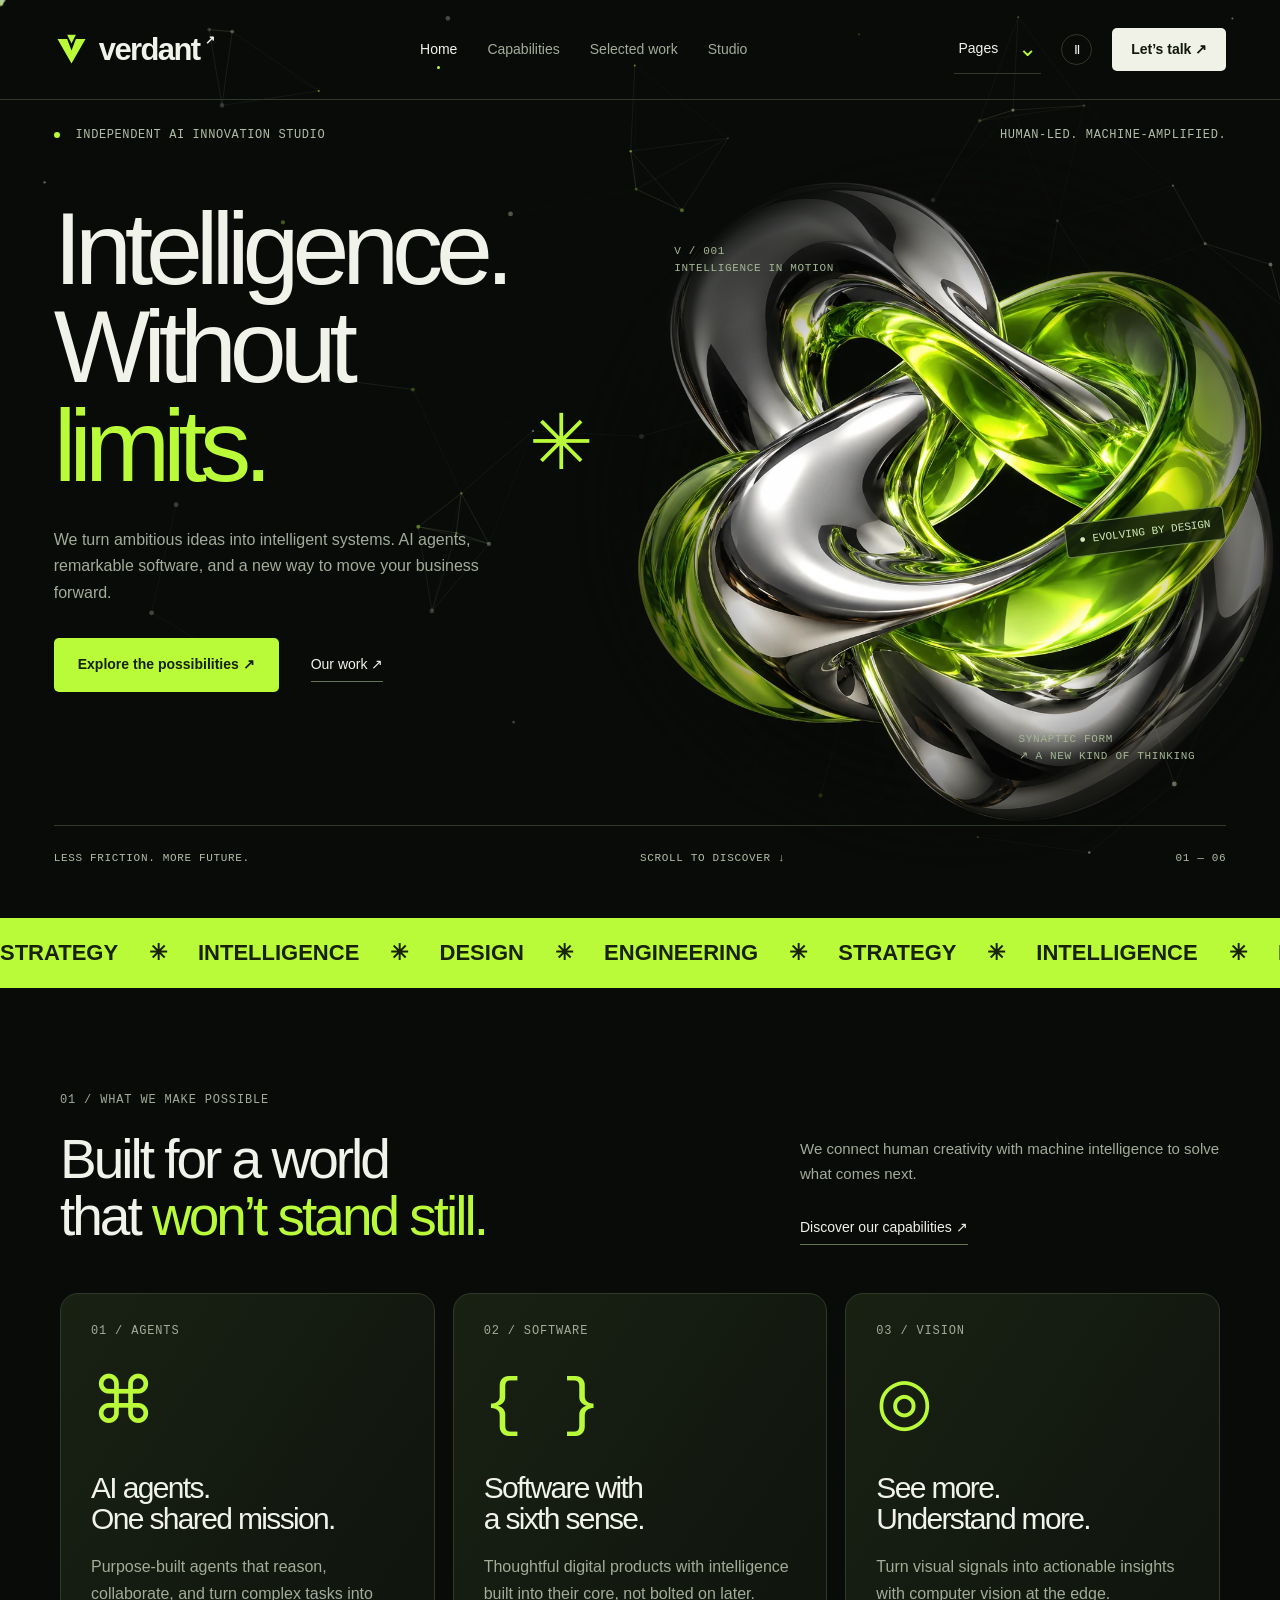
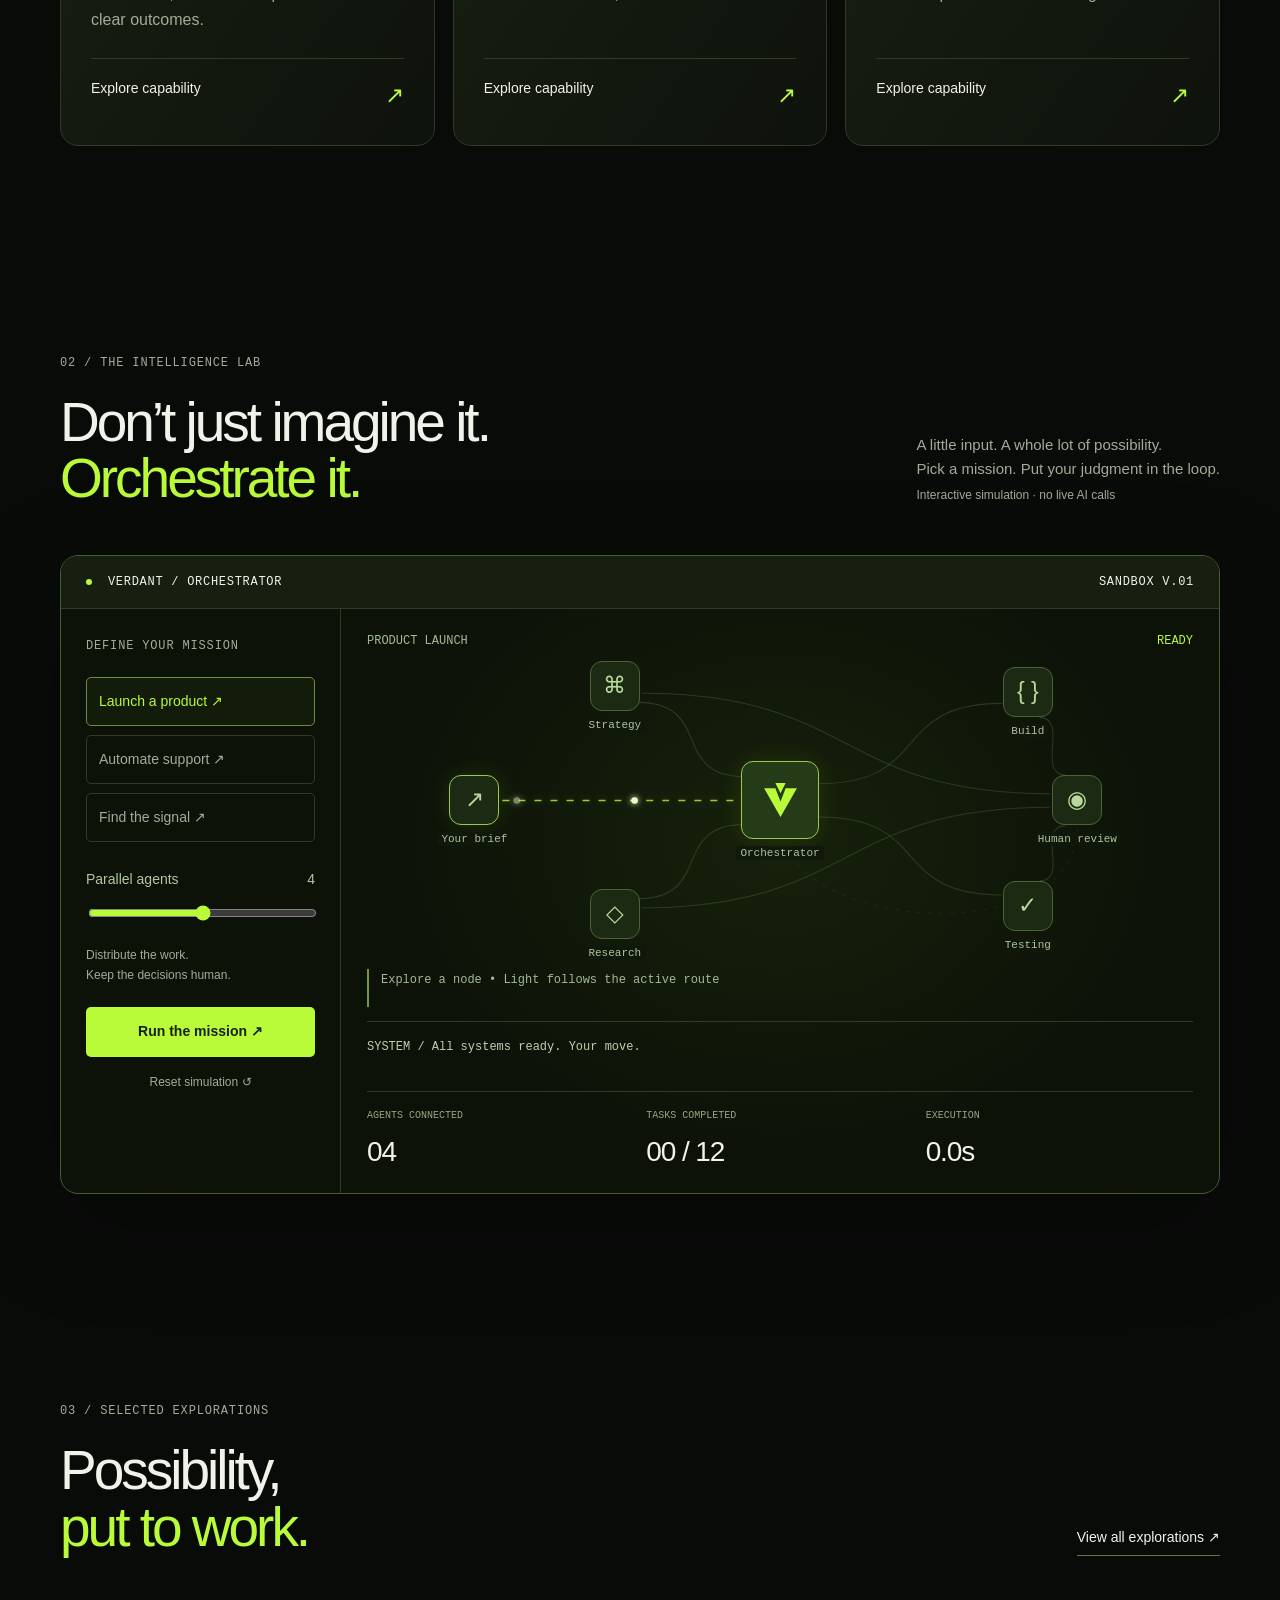
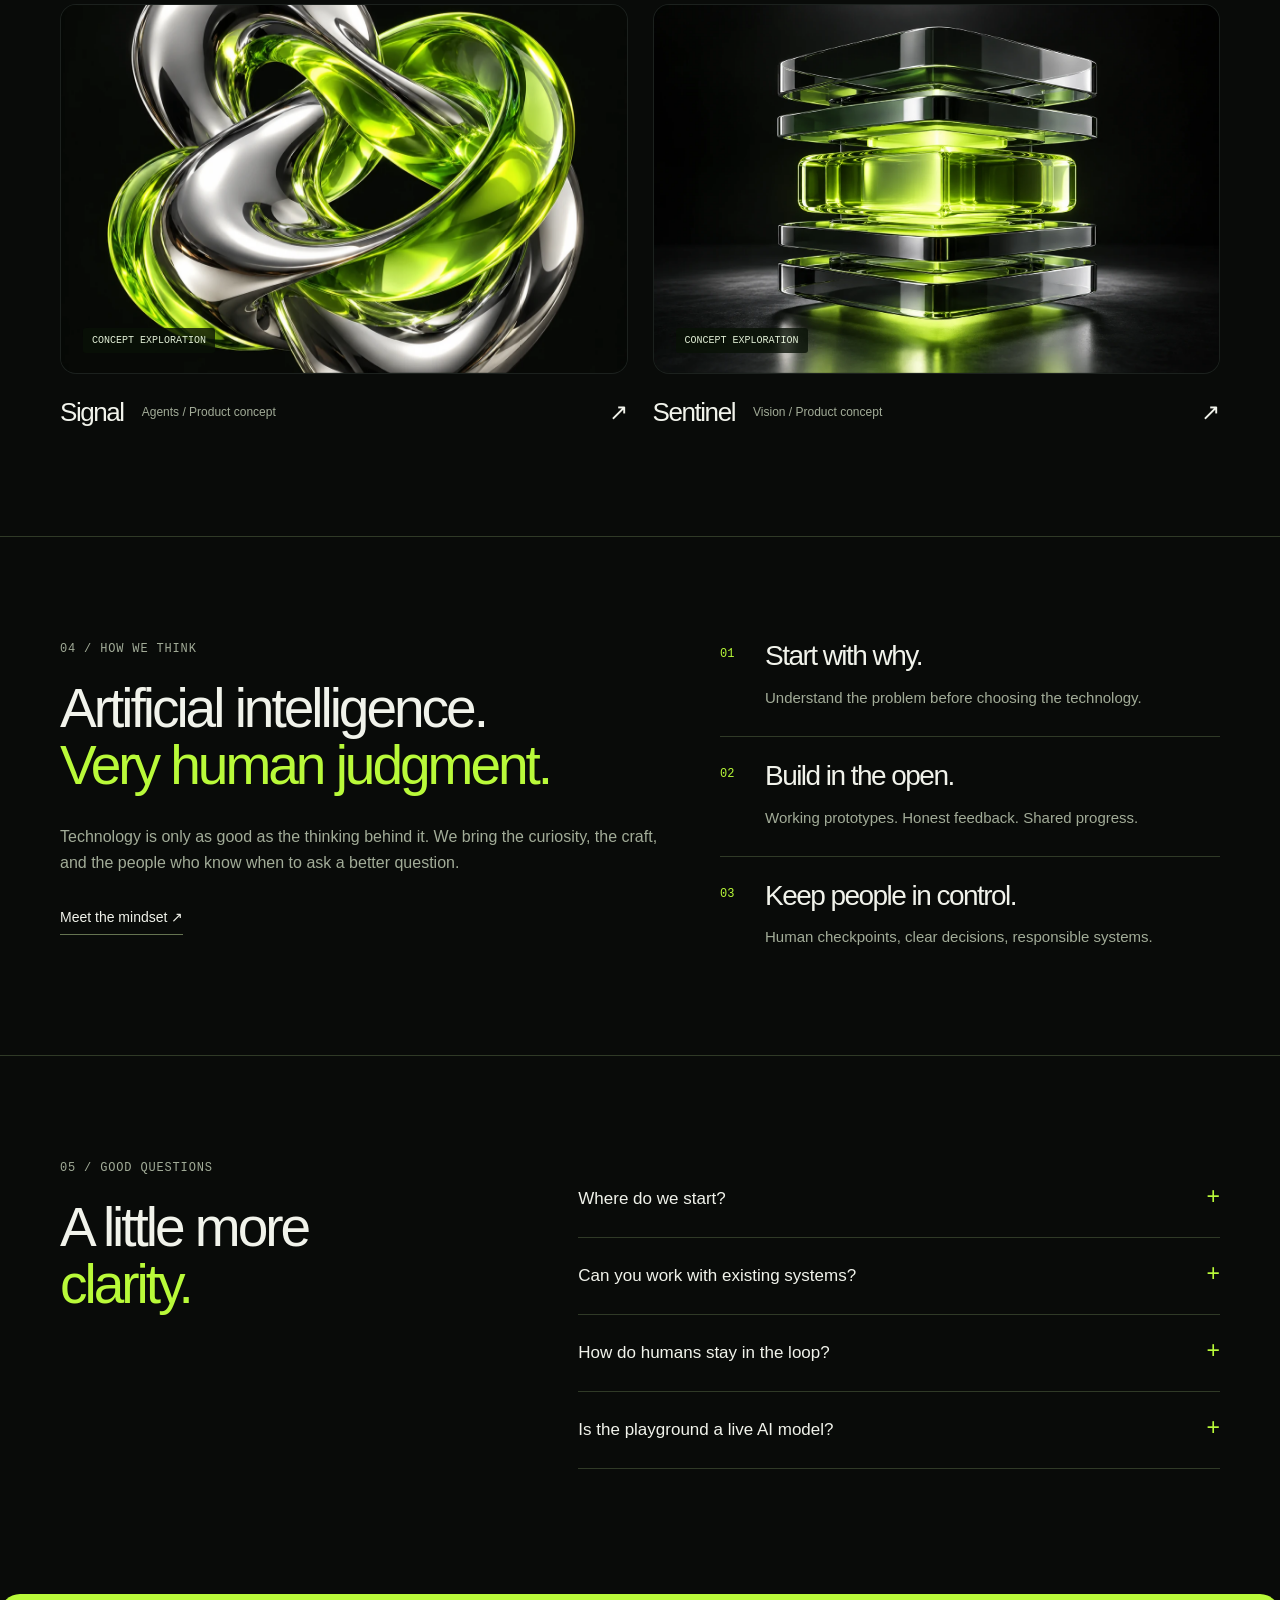
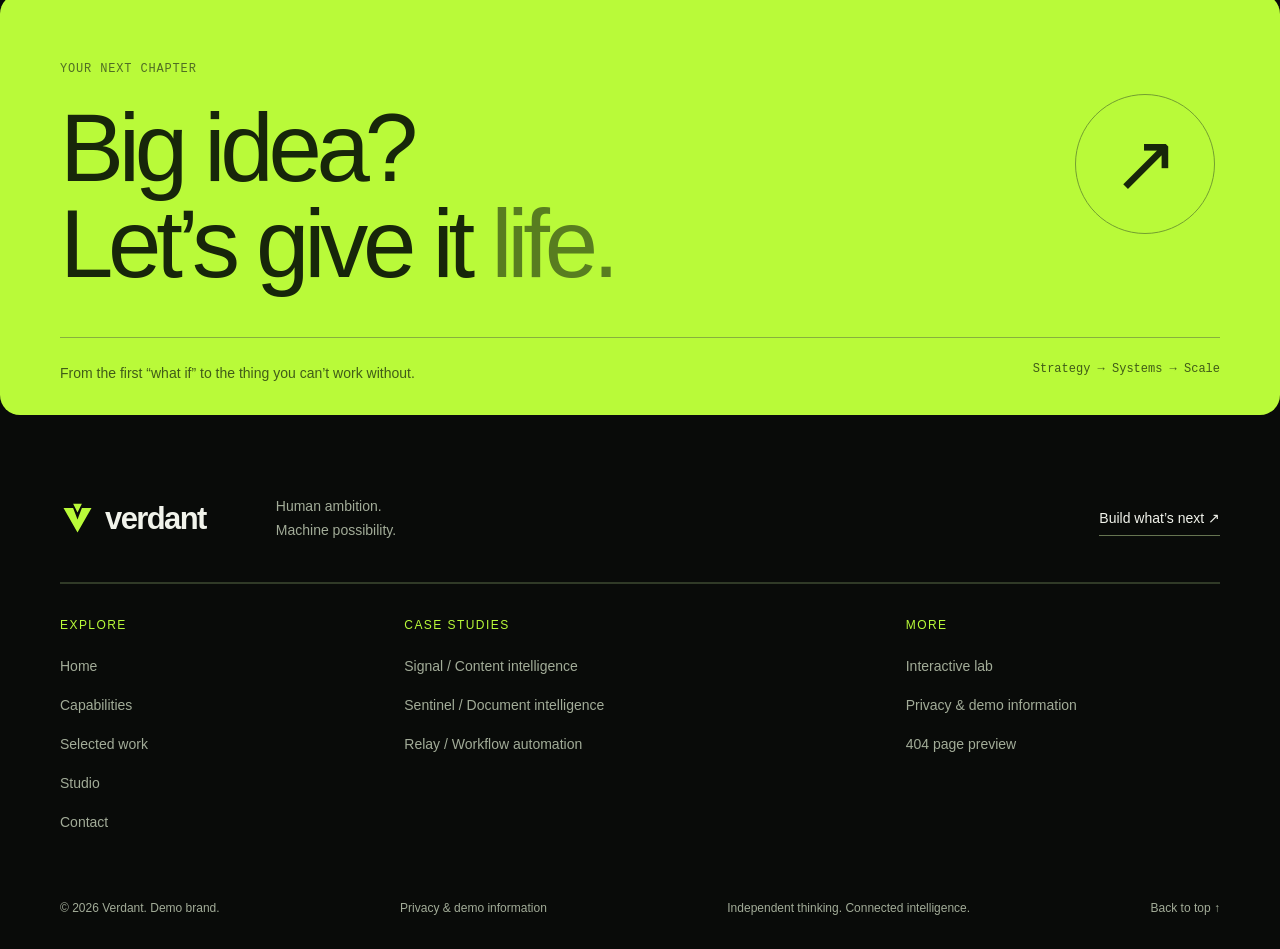
<file: index.html>
<!doctype html>
<html lang="en">
  <head>
    <meta charset="utf-8" />
    <meta name="viewport" content="width=device-width,initial-scale=1" />
    <meta
      name="description"
      content="Intelligence without limits. Human-led AI services, intelligent software, and computer vision by Verdant."
    />
    <meta name="theme-color" content="#090b09" />
    <title>Intelligence without limits | Verdant</title>
    <link rel="icon" href="assets/favicon.svg" />
    <link rel="stylesheet" href="assets/style.css" />
    <script defer src="assets/main.js"></script>
    <script defer src="assets/effects.js"></script>
  </head>
  <body id="top">
    <a href="#main" class="skip">Skip to content</a>
    <div class="progress"></div>
    <header>
      <a href="index.html" class="brand" aria-label="Verdant home"
        ><svg viewBox="0 0 40 40" aria-hidden="true">
          <path
            d="M4 8h11l5 13 5-13h11L20 36ZM15 3h10l-5 10Z"
            fill="currentColor"
          /></svg
        ><span>verdant<sup>↗</sup></span></a
      >
      <nav class="nav" aria-label="Main navigation">
        <a href="index.html" aria-current="page">Home</a
        ><a href="services.html">Capabilities</a
        ><a href="work.html">Selected work</a><a href="studio.html">Studio</a>
      </nav>
      <div class="actions"><details class="pages-menu"><summary>Pages <span aria-hidden="true">⌄</span></summary><nav class="pages-panel" aria-label="All pages"><div><p class="page-group-label">Explore</p><a href="index.html">Home</a><a href="services.html">Capabilities</a><a href="work.html">Selected work</a><a href="studio.html">Studio</a><a href="contact.html">Contact</a></div><div><p class="page-group-label">Case studies</p><a href="case-study.html?project=signal">Signal / Content intelligence</a><a href="case-study.html?project=sentinel">Sentinel / Document intelligence</a><a href="case-study.html?project=relay">Relay / Workflow automation</a></div><div><p class="page-group-label">More</p><a href="index.html#playground">Interactive lab</a><a href="privacy.html">Privacy & demo information</a><a href="404.html">404 page preview</a></div></nav></details>
        <button
          id="motion"
          aria-label="Pause ambient motion"
          aria-pressed="false"
        >
          Ⅱ</button
        ><a href="contact.html" class="button light small">Let’s talk ↗</a
        ><button
          id="menu"
          aria-expanded="false"
          aria-controls="mobile"
          aria-label="Open menu"
        >
          ☰
        </button>
      </div>
      <nav id="mobile" aria-label="Mobile navigation" hidden>
        <a href="index.html" aria-current="page">Home</a
        ><a href="services.html">Capabilities</a
        ><a href="work.html">Selected work</a><a href="studio.html">Studio</a
        ><a href="contact.html">Start a project ↗</a>
      </nav>
    </header>
    <main id="main">
      <section class="hero">
        <div class="hero-label">
          <span><i class="dot"></i> INDEPENDENT AI INNOVATION STUDIO</span
          ><span>HUMAN-LED. MACHINE-AMPLIFIED.</span>
        </div>
        <div class="hero-copy">
          <h1>
            Intelligence.<br />Without<br /><em>limits.</em
            ><span class="star">✳</span>
          </h1>
          <p>
            We turn ambitious ideas into intelligent systems. AI agents,
            remarkable software, and a new way to move your business forward.
          </p>
          <div class="hero-buttons">
            <a href="#playground" class="button green"
              >Explore the possibilities ↗</a
            ><a href="work.html" class="text-link">Our work ↗</a>
          </div>
        </div>
        <div class="hero-art">
          <img
            src="assets/intelligence-knot.webp"
            width="1200"
            height="1200"
            alt="Abstract AI-generated sculpture, preview only"
            fetchpriority="high"
          /><span class="coord top">V / 001<br />INTELLIGENCE IN MOTION</span
          ><span class="art-tag">● EVOLVING BY DESIGN</span
          ><span class="coord bottom"
            >SYNAPTIC FORM<br />↗ A NEW KIND OF THINKING</span
          >
        </div>
        <div class="hero-bottom">
          <span>LESS FRICTION. MORE FUTURE.</span
          ><a href="#capabilities">SCROLL TO DISCOVER ↓</a><span>01 — 06</span>
        </div>
      </section>
      <div
        class="ticker"
        aria-label="Strategy, intelligence, design, engineering"
      >
        <div>
          STRATEGY ✳ INTELLIGENCE ✳ DESIGN ✳ ENGINEERING ✳ STRATEGY ✳
          INTELLIGENCE ✳ DESIGN ✳ ENGINEERING ✳
        </div>
      </div>
      <section class="section" id="capabilities">
        <div class="section-head">
          <div>
            <span class="eyebrow">01 / WHAT WE MAKE POSSIBLE</span>
            <h2>Built for a world<br />that <em>won’t stand still.</em></h2>
          </div>
          <div>
            <p>
              We connect human creativity with machine intelligence to solve
              what comes next.
            </p>
            <a href="services.html" class="text-link"
              >Discover our capabilities ↗</a
            >
          </div>
        </div>
        <div class="grid3">
          <a class="service-card" href="services.html#agents"
            ><span class="eyebrow">01 / AGENTS</span
            ><span class="symbol">⌘</span>
            <h3>AI agents.<br />One shared mission.</h3>
            <p>
              Purpose-built agents that reason, collaborate, and turn complex
              tasks into clear outcomes.
            </p>
            <span class="card-end">Explore capability <b>↗</b></span></a
          ><a class="service-card" href="services.html#software"
            ><span class="eyebrow">02 / SOFTWARE</span
            ><span class="symbol">{ }</span>
            <h3>Software with<br />a sixth sense.</h3>
            <p>
              Thoughtful digital products with intelligence built into their
              core, not bolted on later.
            </p>
            <span class="card-end">Explore capability <b>↗</b></span></a
          ><a class="service-card" href="services.html#vision"
            ><span class="eyebrow">03 / VISION</span
            ><span class="symbol">◎</span>
            <h3>See more.<br />Understand more.</h3>
            <p>
              Turn visual signals into actionable insights with computer vision
              at the edge.
            </p>
            <span class="card-end">Explore capability <b>↗</b></span></a
          >
        </div>
      </section>
      <section class="section" id="playground">
        <div class="section-head">
          <div>
            <span class="eyebrow">02 / THE INTELLIGENCE LAB</span>
            <h2>Don’t just imagine it.<br /><em>Orchestrate it.</em></h2>
          </div>
          <p>
            A little input. A whole lot of possibility.<br />Pick a mission. Put
            your judgment in the loop.<br /><small
              >Interactive simulation · no live AI calls</small
            >
          </p>
        </div>
        <div class="lab">
          <div class="lab-bar">
            <span><i class="dot"></i> VERDANT / ORCHESTRATOR</span
            ><span>SANDBOX V.01</span>
          </div>
          <div class="lab-grid">
            <aside class="lab-controls">
              <span class="eyebrow">DEFINE YOUR MISSION</span>
              <div class="missions" role="group" aria-label="Choose a mission">
                <button
                  data-mission="launch"
                  class="active"
                  aria-pressed="true"
                >
                  Launch a product ↗</button
                ><button data-mission="support" aria-pressed="false">
                  Automate support ↗</button
                ><button data-mission="insights" aria-pressed="false">
                  Find the signal ↗
                </button>
              </div>
              <label for="agents"
                >Parallel agents <output id="agentValue">4</output></label
              ><input type="range" id="agents" min="2" max="6" value="4" />
              <p class="helper">
                Distribute the work.<br />Keep the decisions human.
              </p>
              <button class="button green" id="run">Run the mission ↗</button
              ><button class="reset" id="reset">Reset simulation ↺</button>
            </aside>
            <div class="network-panel">
              <div class="network-caption">
                <span id="missionName">PRODUCT LAUNCH</span
                ><span id="state" role="status">READY</span>
              </div>
              <div class="network">
                <svg
                  class="connections"
                  viewBox="0 0 700 300"
                  preserveAspectRatio="none"
                  aria-hidden="true"
                >
                  <path
                    d="M90 150H350H600M350 150Q350 30 210 30M350 150Q420 35 560 35M350 150Q350 270 210 270M350 150Q420 260 560 260"
                  />
                </svg>
                <div class="node input" data-step="0">
                  <span>↗</span><small>Your brief</small>
                </div>
                <div class="node core" data-step="1">
                  <svg viewBox="0 0 40 40" aria-hidden="true">
                    <path
                      d="M4 8h11l5 13 5-13h11L20 36ZM15 3h10l-5 10Z"
                      fill="currentColor"
                    /></svg
                  ><small>Orchestrator</small>
                </div>
                <div class="node agent a" data-step="2">
                  <span>⌘</span><small>Strategy</small>
                </div>
                <div class="node agent b" data-step="2">
                  <span>{ }</span><small>Build</small>
                </div>
                <div class="node agent c" data-step="2">
                  <span>◇</span><small>Research</small>
                </div>
                <div class="node agent d" data-step="2">
                  <span>✓</span><small>Testing</small>
                </div>
                <div class="node review" data-step="3">
                  <span>◉</span><small>Human review</small>
                </div>
              </div>
              <div class="log" id="log" role="log" aria-live="polite">
                SYSTEM / All systems ready. Your move.
              </div>
              <div class="metrics">
                <div>
                  <span>AGENTS CONNECTED</span
                  ><strong id="agentMetric">04</strong>
                </div>
                <div>
                  <span>TASKS COMPLETED</span
                  ><strong id="tasks">00 / 12</strong>
                </div>
                <div>
                  <span>EXECUTION</span><strong id="elapsed">0.0s</strong>
                </div>
              </div>
            </div>
          </div>
          <div class="review-gate" id="reviewGate" hidden>
            <div>
              <span class="eyebrow">HUMAN CHECKPOINT</span>
              <h3>Your judgment. The final word.</h3>
              <p>
                Approve the simulated output or send the agents back for another
                pass.
              </p>
            </div>
            <div>
              <button class="button green" id="approve">
                Approve handoff ✓</button
              ><button class="button outline" id="revise">
                Request revision ↺
              </button>
            </div>
          </div>
          <div class="result" id="result" role="status" hidden></div>
        </div>
      </section>
      <section class="section">
        <div class="section-head">
          <div>
            <span class="eyebrow">03 / SELECTED EXPLORATIONS</span>
            <h2>Possibility,<br /><em>put to work.</em></h2>
          </div>
          <a href="work.html" class="text-link">View all explorations ↗</a>
        </div>
        <div class="work-grid">
          <a
            href="case-study.html?project=signal"
            class="work-card"
            data-category="agents"
            ><div class="project-art signal"><img class="project-image" src="assets/intelligence-knot.webp" alt="Abstract AI-generated sculpture, preview only" loading="lazy" decoding="async" width="1536" height="1024"/><span class="badge">CONCEPT EXPLORATION</span>
            </div>
            <div class="work-meta">
              <h3>Signal</h3>
              <span>Agents / Product concept</span><b>↗</b>
            </div></a
          ><a
            href="case-study.html?project=sentinel"
            class="work-card"
            data-category="vision"
            ><div class="project-art sentinel"><img class="project-image" src="assets/sentinel-stack.webp" alt="Abstract AI-generated sculpture, preview only" loading="lazy" decoding="async" width="1536" height="1024"/><span class="badge">CONCEPT EXPLORATION</span>
            </div>
            <div class="work-meta">
              <h3>Sentinel</h3>
              <span>Vision / Product concept</span><b>↗</b>
            </div></a
          >
        </div>
      </section>
      <section class="section approach">
        <div>
          <span class="eyebrow">04 / HOW WE THINK</span>
          <h2>Artificial intelligence.<br /><em>Very human judgment.</em></h2>
          <p>
            Technology is only as good as the thinking behind it. We bring the
            curiosity, the craft, and the people who know when to ask a better
            question.
          </p>
          <a href="studio.html" class="text-link">Meet the mindset ↗</a>
        </div>
        <div class="principles">
          <article>
            <span>01</span>
            <h3>Start with why.</h3>
            <p>Understand the problem before choosing the technology.</p>
          </article>
          <article>
            <span>02</span>
            <h3>Build in the open.</h3>
            <p>Working prototypes. Honest feedback. Shared progress.</p>
          </article>
          <article>
            <span>03</span>
            <h3>Keep people in control.</h3>
            <p>Human checkpoints, clear decisions, responsible systems.</p>
          </article>
        </div>
      </section>
      <section class="section faq">
        <div>
          <span class="eyebrow">05 / GOOD QUESTIONS</span>
          <h2>A little more<br /><em>clarity.</em></h2>
        </div>
        <div>
          <details>
            <summary>Where do we start?<span>+</span></summary>
            <p>
              With your challenge. Map the workflow, define one useful outcome,
              and prototype the smallest system that can prove it.
            </p>
          </details>
          <details>
            <summary>Can you work with existing systems?<span>+</span></summary>
            <p>
              Integration starts with your APIs, data sources, and security
              requirements. We design around your environment.
            </p>
          </details>
          <details>
            <summary>How do humans stay in the loop?<span>+</span></summary>
            <p>
              Review points and escalation rules are defined before automation.
              Sensitive decisions require explicit approval and traceable logs.
            </p>
          </details>
          <details>
            <summary>Is the playground a live AI model?<span>+</span></summary>
            <p>
              No. It is a deterministic browser simulation. No prompts or data
              are sent to an AI provider.
            </p>
          </details>
        </div>
      </section>
      <section class="cta">
        <span class="eyebrow">YOUR NEXT CHAPTER</span>
        <h2>Big idea?<br />Let’s give it <em>life.</em></h2>
        <a class="circle" href="contact.html" aria-label="Start a project">↗</a>
        <div class="cta-bottom">
          <p>From the first “what if” to the thing you can’t work without.</p>
          <span>Strategy → Systems → Scale</span>
        </div>
      </section>
    </main>
    <footer>
      <div class="footer-top">
        <a href="index.html" class="brand"
          ><svg viewBox="0 0 40 40" aria-hidden="true">
            <path
              d="M4 8h11l5 13 5-13h11L20 36ZM15 3h10l-5 10Z"
              fill="currentColor"
            /></svg
          >verdant</a
        >
        <p>Human ambition.<br />Machine possibility.</p>
        <a href="contact.html" class="text-link">Build what’s next ↗</a>
      </div>
      <nav class="footer-pages" aria-label="Footer pages"><div><p class="page-group-label">Explore</p><a href="index.html">Home</a><a href="services.html">Capabilities</a><a href="work.html">Selected work</a><a href="studio.html">Studio</a><a href="contact.html">Contact</a></div><div><p class="page-group-label">Case studies</p><a href="case-study.html?project=signal">Signal / Content intelligence</a><a href="case-study.html?project=sentinel">Sentinel / Document intelligence</a><a href="case-study.html?project=relay">Relay / Workflow automation</a></div><div><p class="page-group-label">More</p><a href="index.html#playground">Interactive lab</a><a href="privacy.html">Privacy & demo information</a><a href="404.html">404 page preview</a></div></nav><div class="footer-bottom">
        <span>© 2026 Verdant. Demo brand.</span
        ><a href="privacy.html">Privacy & demo information</a
        ><span>Independent thinking. Connected intelligence.</span
        ><a href="#top">Back to top ↑</a>
      </div>
    </footer>
  </body>
</html>
</file>
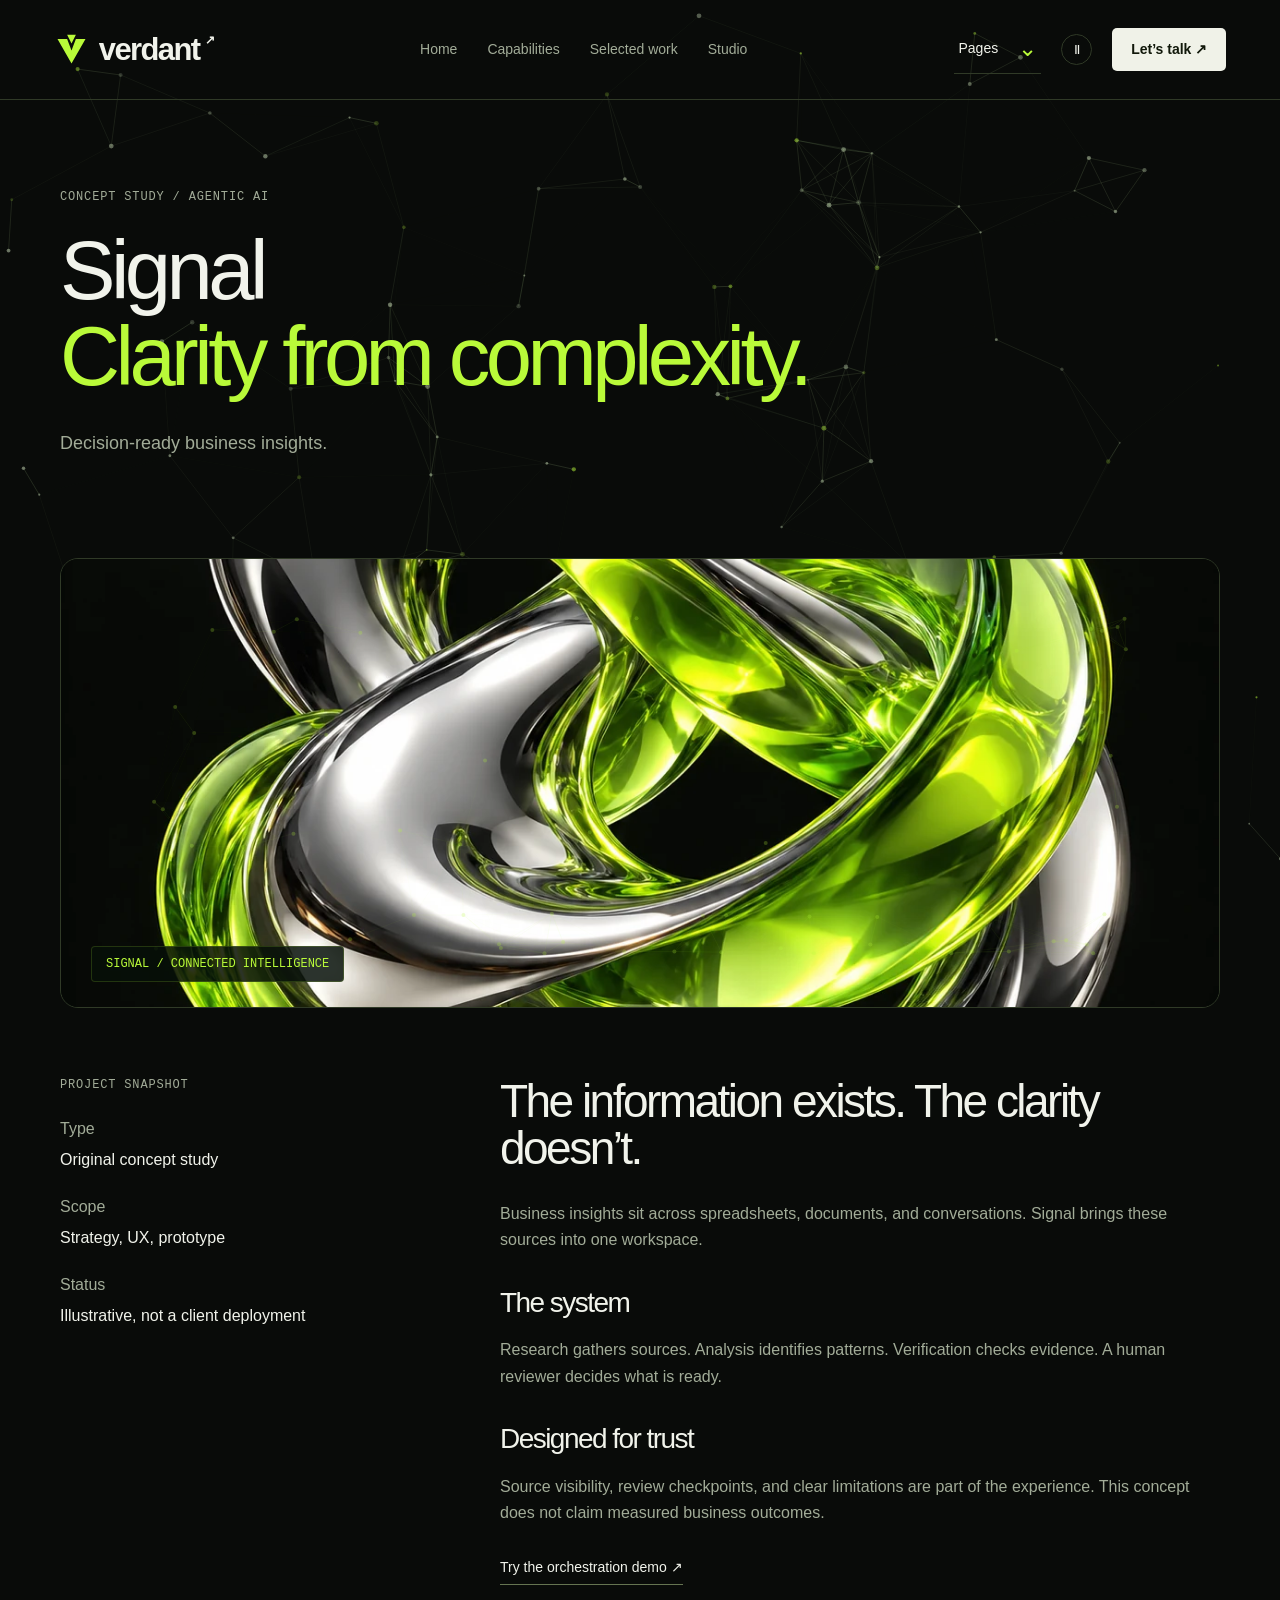
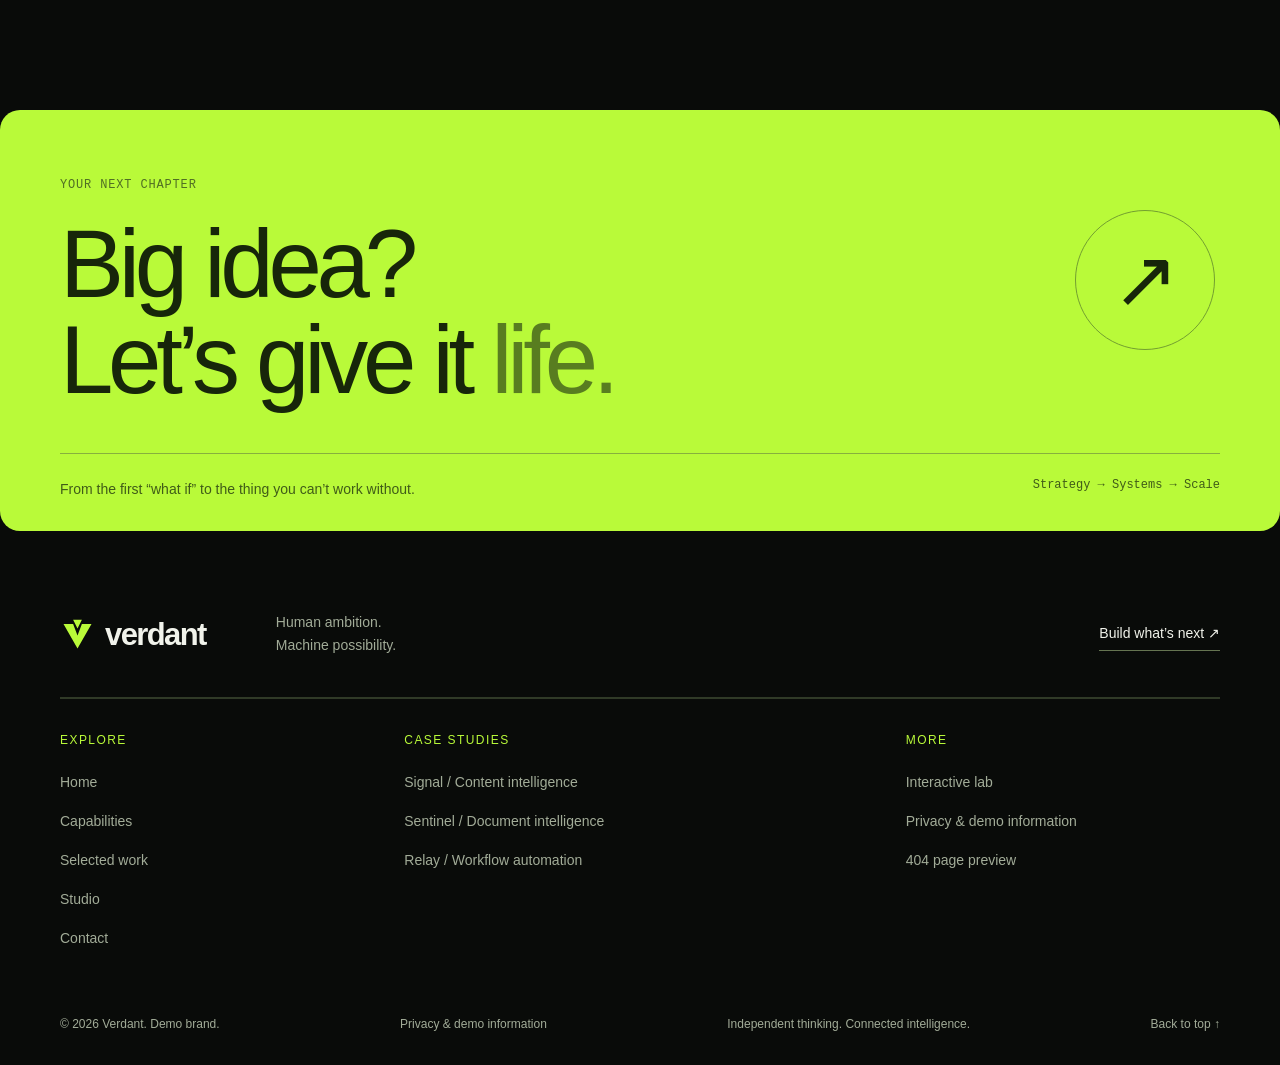
<file: case-study.html>
<!doctype html>
<html lang="en">
  <head>
    <meta charset="utf-8" />
    <meta name="viewport" content="width=device-width,initial-scale=1" />
    <meta
      name="description"
      content="Concept study. Human-led AI services, intelligent software, and computer vision by Verdant."
    />
    <meta name="theme-color" content="#090b09" />
    <title>Concept study | Verdant</title>
    <link rel="icon" href="assets/favicon.svg" />
    <link rel="stylesheet" href="assets/style.css" />
    <script defer src="assets/main.js"></script>
    <script defer src="assets/effects.js"></script>
  </head>
  <body id="top">
    <a href="#main" class="skip">Skip to content</a>
    <div class="progress"></div>
    <header>
      <a href="index.html" class="brand" aria-label="Verdant home"
        ><svg viewBox="0 0 40 40" aria-hidden="true">
          <path
            d="M4 8h11l5 13 5-13h11L20 36ZM15 3h10l-5 10Z"
            fill="currentColor"
          /></svg
        ><span>verdant<sup>↗</sup></span></a
      >
      <nav class="nav" aria-label="Main navigation">
        <a href="index.html">Home</a><a href="services.html">Capabilities</a
        ><a href="work.html">Selected work</a><a href="studio.html">Studio</a>
      </nav>
      <div class="actions"><details class="pages-menu"><summary>Pages <span aria-hidden="true">⌄</span></summary><nav class="pages-panel" aria-label="All pages"><div><p class="page-group-label">Explore</p><a href="index.html">Home</a><a href="services.html">Capabilities</a><a href="work.html">Selected work</a><a href="studio.html">Studio</a><a href="contact.html">Contact</a></div><div><p class="page-group-label">Case studies</p><a href="case-study.html?project=signal">Signal / Content intelligence</a><a href="case-study.html?project=sentinel">Sentinel / Document intelligence</a><a href="case-study.html?project=relay">Relay / Workflow automation</a></div><div><p class="page-group-label">More</p><a href="index.html#playground">Interactive lab</a><a href="privacy.html">Privacy & demo information</a><a href="404.html">404 page preview</a></div></nav></details>
        <button
          id="motion"
          aria-label="Pause ambient motion"
          aria-pressed="false"
        >
          Ⅱ</button
        ><a href="contact.html" class="button light small">Let’s talk ↗</a
        ><button
          id="menu"
          aria-expanded="false"
          aria-controls="mobile"
          aria-label="Open menu"
        >
          ☰
        </button>
      </div>
      <nav id="mobile" aria-label="Mobile navigation" hidden>
        <a href="index.html">Home</a><a href="services.html">Capabilities</a
        ><a href="work.html">Selected work</a><a href="studio.html">Studio</a
        ><a href="contact.html">Start a project ↗</a>
      </nav>
    </header>
    <main id="main">
      <section class="section subhero">
        <span class="eyebrow"
          >CONCEPT STUDY / <span id="caseCategory">AGENTIC AI</span></span
        >
        <h1>
          <span id="caseTitle">Signal</span><br /><em id="caseTagline"
            >Clarity from complexity.</em
          >
        </h1>
        <p>
          <span id="caseIntro"
            >An exploration of decision-ready business insights.</span
          >
        </p>
      </section>
      <section class="section compact">
        <div class="case-banner"><img id="caseArtwork" src="assets/intelligence-knot.webp" alt="Abstract AI-generated sculpture, preview only" width="1536" height="1024" decoding="async"/>
          <canvas
            id="signals"
            aria-label="Animated connected-data visualization"
          ></canvas
          ><span id="bannerLabel">SIGNAL / CONNECTED INTELLIGENCE</span>
        </div>
        <div class="case-columns">
          <aside>
            <span class="eyebrow">PROJECT SNAPSHOT</span>
            <dl>
              <dt>Type</dt>
              <dd>Original concept study</dd>
              <dt>Scope</dt>
              <dd>Strategy, UX, prototype</dd>
              <dt>Status</dt>
              <dd>Illustrative, not a client deployment</dd>
            </dl>
          </aside>
          <article>
            <h2 id="caseHeading">
              The information exists.<br />The clarity doesn’t.
            </h2>
            <p id="caseProblem">
              Business insights sit across spreadsheets, documents, and
              conversations. Signal explores a shared workspace.
            </p>
            <h3>The system</h3>
            <p id="caseSystem">
              Research gathers sources. Analysis identifies patterns.
              Verification checks evidence. A human reviewer decides what is
              ready.
            </p>
            <h3>Designed for trust</h3>
            <p>
              Source visibility, review checkpoints, and clear limitations are
              part of the experience. This concept does not claim measured
              business outcomes.
            </p>
            <a href="index.html#playground" class="text-link"
              >Try the orchestration demo ↗</a
            >
          </article>
        </div>
      </section>
      <section class="cta">
        <span class="eyebrow">YOUR NEXT CHAPTER</span>
        <h2>Big idea?<br />Let’s give it <em>life.</em></h2>
        <a class="circle" href="contact.html" aria-label="Start a project">↗</a>
        <div class="cta-bottom">
          <p>From the first “what if” to the thing you can’t work without.</p>
          <span>Strategy → Systems → Scale</span>
        </div>
      </section>
    </main>
    <footer>
      <div class="footer-top">
        <a href="index.html" class="brand"
          ><svg viewBox="0 0 40 40" aria-hidden="true">
            <path
              d="M4 8h11l5 13 5-13h11L20 36ZM15 3h10l-5 10Z"
              fill="currentColor"
            /></svg
          >verdant</a
        >
        <p>Human ambition.<br />Machine possibility.</p>
        <a href="contact.html" class="text-link">Build what’s next ↗</a>
      </div>
      <nav class="footer-pages" aria-label="Footer pages"><div><p class="page-group-label">Explore</p><a href="index.html">Home</a><a href="services.html">Capabilities</a><a href="work.html">Selected work</a><a href="studio.html">Studio</a><a href="contact.html">Contact</a></div><div><p class="page-group-label">Case studies</p><a href="case-study.html?project=signal">Signal / Content intelligence</a><a href="case-study.html?project=sentinel">Sentinel / Document intelligence</a><a href="case-study.html?project=relay">Relay / Workflow automation</a></div><div><p class="page-group-label">More</p><a href="index.html#playground">Interactive lab</a><a href="privacy.html">Privacy & demo information</a><a href="404.html">404 page preview</a></div></nav><div class="footer-bottom">
        <span>© 2026 Verdant. Demo brand.</span
        ><a href="privacy.html">Privacy & demo information</a
        ><span>Independent thinking. Connected intelligence.</span
        ><a href="#top">Back to top ↑</a>
      </div>
    </footer>
  </body>
</html>
</file>
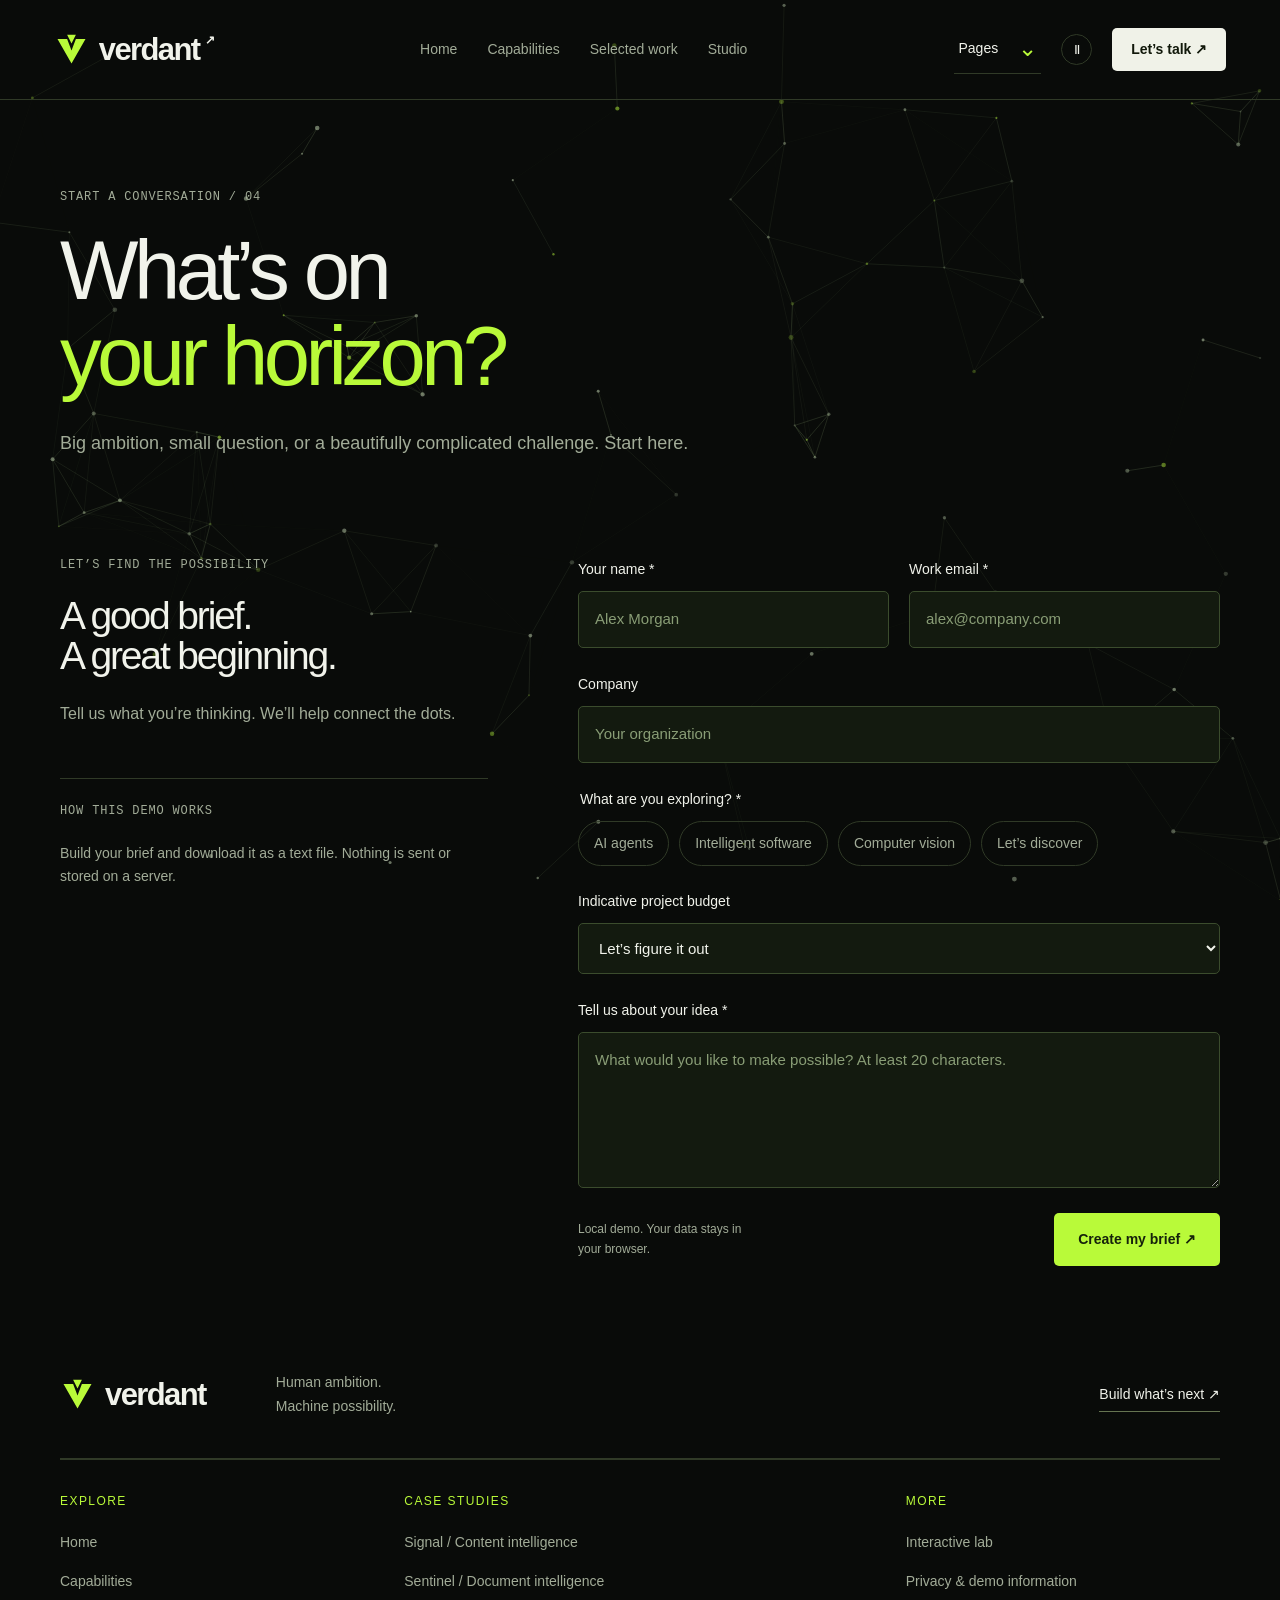
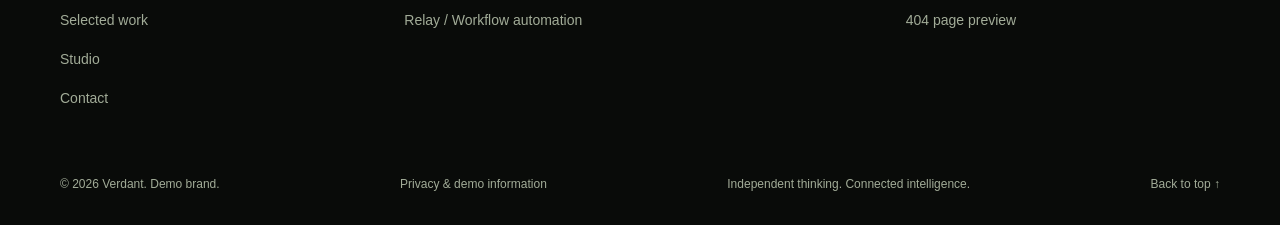
<file: contact.html>
<!doctype html>
<html lang="en">
  <head>
    <meta charset="utf-8" />
    <meta name="viewport" content="width=device-width,initial-scale=1" />
    <meta
      name="description"
      content="Start a project. Human-led AI services, intelligent software, and computer vision by Verdant."
    />
    <meta name="theme-color" content="#090b09" />
    <title>Start a project | Verdant</title>
    <link rel="icon" href="assets/favicon.svg" />
    <link rel="stylesheet" href="assets/style.css" />
    <script defer src="assets/main.js"></script>
    <script defer src="assets/effects.js"></script>
  </head>
  <body id="top">
    <a href="#main" class="skip">Skip to content</a>
    <div class="progress"></div>
    <header>
      <a href="index.html" class="brand" aria-label="Verdant home"
        ><svg viewBox="0 0 40 40" aria-hidden="true">
          <path
            d="M4 8h11l5 13 5-13h11L20 36ZM15 3h10l-5 10Z"
            fill="currentColor"
          /></svg
        ><span>verdant<sup>↗</sup></span></a
      >
      <nav class="nav" aria-label="Main navigation">
        <a href="index.html">Home</a><a href="services.html">Capabilities</a
        ><a href="work.html">Selected work</a><a href="studio.html">Studio</a>
      </nav>
      <div class="actions"><details class="pages-menu"><summary>Pages <span aria-hidden="true">⌄</span></summary><nav class="pages-panel" aria-label="All pages"><div><p class="page-group-label">Explore</p><a href="index.html">Home</a><a href="services.html">Capabilities</a><a href="work.html">Selected work</a><a href="studio.html">Studio</a><a href="contact.html">Contact</a></div><div><p class="page-group-label">Case studies</p><a href="case-study.html?project=signal">Signal / Content intelligence</a><a href="case-study.html?project=sentinel">Sentinel / Document intelligence</a><a href="case-study.html?project=relay">Relay / Workflow automation</a></div><div><p class="page-group-label">More</p><a href="index.html#playground">Interactive lab</a><a href="privacy.html">Privacy & demo information</a><a href="404.html">404 page preview</a></div></nav></details>
        <button
          id="motion"
          aria-label="Pause ambient motion"
          aria-pressed="false"
        >
          Ⅱ</button
        ><a href="contact.html" class="button light small">Let’s talk ↗</a
        ><button
          id="menu"
          aria-expanded="false"
          aria-controls="mobile"
          aria-label="Open menu"
        >
          ☰
        </button>
      </div>
      <nav id="mobile" aria-label="Mobile navigation" hidden>
        <a href="index.html">Home</a><a href="services.html">Capabilities</a
        ><a href="work.html">Selected work</a><a href="studio.html">Studio</a
        ><a href="contact.html">Start a project ↗</a>
      </nav>
    </header>
    <main id="main">
      <section class="section subhero">
        <span class="eyebrow">START A CONVERSATION / 04</span>
        <h1>What’s on<br /><em>your horizon?</em></h1>
        <p>
          Big ambition, small question, or a beautifully complicated challenge.
          Start here.
        </p>
      </section>
      <section class="section contact-grid compact">
        <aside>
          <span class="eyebrow">LET’S FIND THE POSSIBILITY</span>
          <h2>A good brief.<br />A great beginning.</h2>
          <p>Tell us what you’re thinking. We’ll help connect the dots.</p>
          <div class="note">
            <span class="eyebrow">HOW THIS DEMO WORKS</span>
            <p>
              Build your brief and download it as a text file. Nothing is sent
              or stored on a server.
            </p>
          </div>
        </aside>
        <form id="briefForm">
          <div class="form-row">
            <div>
              <label for="name">Your name *</label
              ><input
                id="name"
                name="name"
                autocomplete="name"
                maxlength="100"
                placeholder="Alex Morgan"
                required
              />
            </div>
            <div>
              <label for="email">Work email *</label
              ><input
                id="email"
                name="email"
                type="email"
                autocomplete="email"
                maxlength="150"
                placeholder="alex@company.com"
                required
              />
            </div>
          </div>
          <label for="company">Company</label
          ><input
            id="company"
            name="company"
            autocomplete="organization"
            placeholder="Your organization"
          />
          <fieldset>
            <legend>What are you exploring? *</legend>
            <div class="choices">
              <label
                ><input
                  type="radio"
                  name="service"
                  value="AI agents"
                  required
                /><span>AI agents</span></label
              ><label
                ><input
                  type="radio"
                  name="service"
                  value="Intelligent software"
                  required
                /><span>Intelligent software</span></label
              ><label
                ><input
                  type="radio"
                  name="service"
                  value="Computer vision"
                  required
                /><span>Computer vision</span></label
              ><label
                ><input
                  type="radio"
                  name="service"
                  value="Let’s discover"
                  required
                /><span>Let’s discover</span></label
              >
            </div>
          </fieldset>
          <label for="budget">Indicative project budget</label
          ><select id="budget" name="budget">
            <option>Let’s figure it out</option>
            <option>$5,000–$15,000</option>
            <option>$15,000–$50,000</option>
            <option>$50,000+</option></select
          ><label for="brief">Tell us about your idea *</label
          ><textarea
            id="brief"
            name="brief"
            rows="5"
            minlength="20"
            maxlength="3000"
            placeholder="What would you like to make possible? At least 20 characters."
            required
          ></textarea>
          <div class="form-end">
            <small>Local demo. Your data stays in your browser.</small
            ><button class="button green" type="submit">
              Create my brief ↗
            </button>
          </div>
          <div id="briefResult" class="result" role="status" hidden>
            <h3>Your brief is ready.</h3>
            <p>
              No inquiry has been sent. Download it to share with your team.
            </p>
            <button type="button" class="button light" id="download">
              Download brief ↓
            </button>
          </div>
        </form>
      </section>
    </main>
    <footer>
      <div class="footer-top">
        <a href="index.html" class="brand"
          ><svg viewBox="0 0 40 40" aria-hidden="true">
            <path
              d="M4 8h11l5 13 5-13h11L20 36ZM15 3h10l-5 10Z"
              fill="currentColor"
            /></svg
          >verdant</a
        >
        <p>Human ambition.<br />Machine possibility.</p>
        <a href="contact.html" class="text-link">Build what’s next ↗</a>
      </div>
      <nav class="footer-pages" aria-label="Footer pages"><div><p class="page-group-label">Explore</p><a href="index.html">Home</a><a href="services.html">Capabilities</a><a href="work.html">Selected work</a><a href="studio.html">Studio</a><a href="contact.html">Contact</a></div><div><p class="page-group-label">Case studies</p><a href="case-study.html?project=signal">Signal / Content intelligence</a><a href="case-study.html?project=sentinel">Sentinel / Document intelligence</a><a href="case-study.html?project=relay">Relay / Workflow automation</a></div><div><p class="page-group-label">More</p><a href="index.html#playground">Interactive lab</a><a href="privacy.html">Privacy & demo information</a><a href="404.html">404 page preview</a></div></nav><div class="footer-bottom">
        <span>© 2026 Verdant. Demo brand.</span
        ><a href="privacy.html">Privacy & demo information</a
        ><span>Independent thinking. Connected intelligence.</span
        ><a href="#top">Back to top ↑</a>
      </div>
    </footer>
  </body>
</html>
</file>
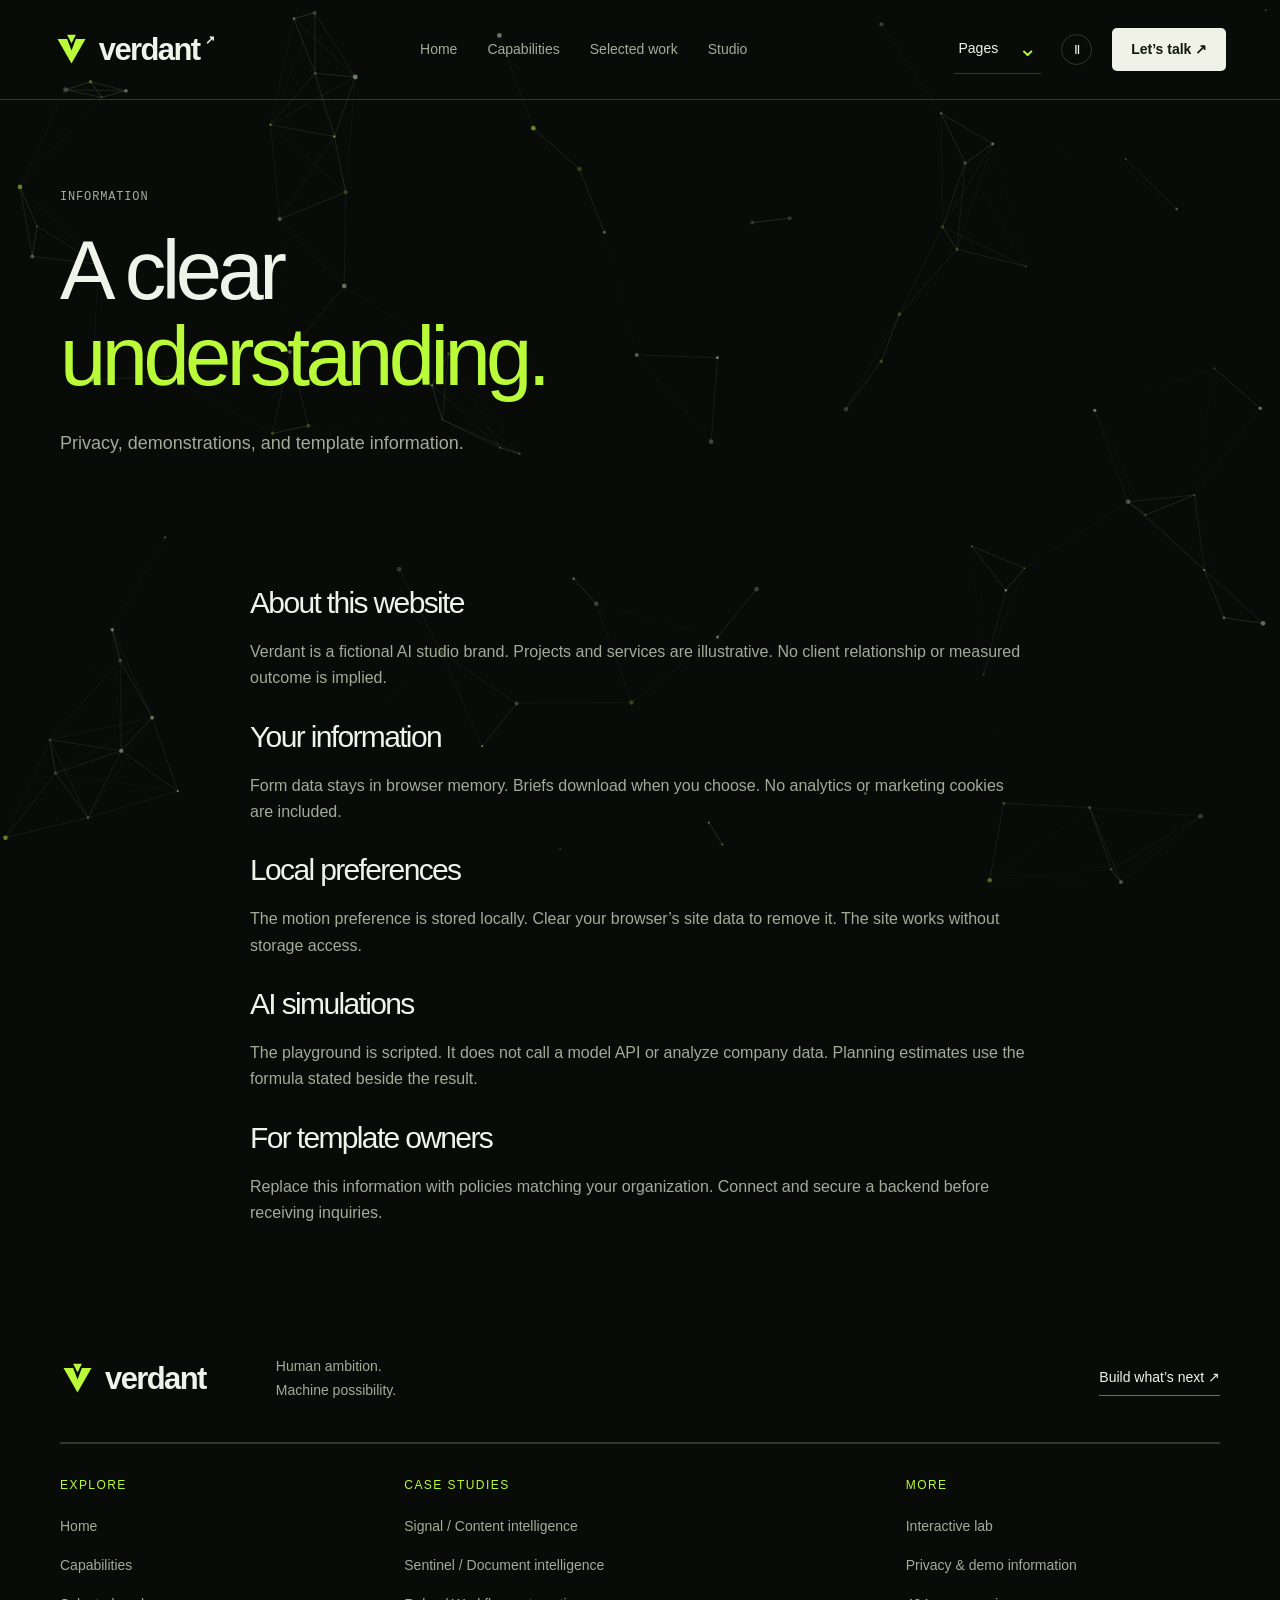
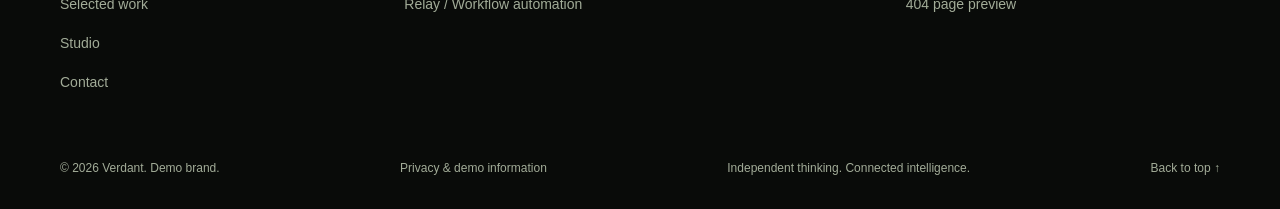
<file: privacy.html>
<!doctype html>
<html lang="en">
  <head>
    <meta charset="utf-8" />
    <meta name="viewport" content="width=device-width,initial-scale=1" />
    <meta
      name="description"
      content="Privacy & demo information. Human-led AI services, intelligent software, and computer vision by Verdant."
    />
    <meta name="theme-color" content="#090b09" />
    <title>Privacy & demo information | Verdant</title>
    <link rel="icon" href="assets/favicon.svg" />
    <link rel="stylesheet" href="assets/style.css" />
    <script defer src="assets/main.js"></script>
    <script defer src="assets/effects.js"></script>
  </head>
  <body id="top">
    <a href="#main" class="skip">Skip to content</a>
    <div class="progress"></div>
    <header>
      <a href="index.html" class="brand" aria-label="Verdant home"
        ><svg viewBox="0 0 40 40" aria-hidden="true">
          <path
            d="M4 8h11l5 13 5-13h11L20 36ZM15 3h10l-5 10Z"
            fill="currentColor"
          /></svg
        ><span>verdant<sup>↗</sup></span></a
      >
      <nav class="nav" aria-label="Main navigation">
        <a href="index.html">Home</a><a href="services.html">Capabilities</a
        ><a href="work.html">Selected work</a><a href="studio.html">Studio</a>
      </nav>
      <div class="actions"><details class="pages-menu"><summary>Pages <span aria-hidden="true">⌄</span></summary><nav class="pages-panel" aria-label="All pages"><div><p class="page-group-label">Explore</p><a href="index.html">Home</a><a href="services.html">Capabilities</a><a href="work.html">Selected work</a><a href="studio.html">Studio</a><a href="contact.html">Contact</a></div><div><p class="page-group-label">Case studies</p><a href="case-study.html?project=signal">Signal / Content intelligence</a><a href="case-study.html?project=sentinel">Sentinel / Document intelligence</a><a href="case-study.html?project=relay">Relay / Workflow automation</a></div><div><p class="page-group-label">More</p><a href="index.html#playground">Interactive lab</a><a href="privacy.html">Privacy & demo information</a><a href="404.html">404 page preview</a></div></nav></details>
        <button
          id="motion"
          aria-label="Pause ambient motion"
          aria-pressed="false"
        >
          Ⅱ</button
        ><a href="contact.html" class="button light small">Let’s talk ↗</a
        ><button
          id="menu"
          aria-expanded="false"
          aria-controls="mobile"
          aria-label="Open menu"
        >
          ☰
        </button>
      </div>
      <nav id="mobile" aria-label="Mobile navigation" hidden>
        <a href="index.html">Home</a><a href="services.html">Capabilities</a
        ><a href="work.html">Selected work</a><a href="studio.html">Studio</a
        ><a href="contact.html">Start a project ↗</a>
      </nav>
    </header>
    <main id="main">
      <section class="section subhero">
        <span class="eyebrow">INFORMATION</span>
        <h1>A clear<br /><em>understanding.</em></h1>
        <p>Privacy, demonstrations, and template information.</p>
      </section>
      <section class="section compact legal">
        <h2>About this website</h2>
        <p>
          Verdant is a fictional AI studio brand. Projects and services are
          illustrative. No client relationship or measured outcome is implied.
        </p>
        <h2>Your information</h2>
        <p>
          Form data stays in browser memory. Briefs download when you choose. No
          analytics or marketing cookies are included.
        </p>
        <h2>Local preferences</h2>
        <p>
          The motion preference is stored locally. Clear your browser’s site
          data to remove it. The site works without storage access.
        </p>
        <h2>AI simulations</h2>
        <p>
          The playground is scripted. It does not call a model API or analyze
          company data. Planning estimates use the formula stated beside the
          result.
        </p>
        <h2>For template owners</h2>
        <p>
          Replace this information with policies matching your organization.
          Connect and secure a backend before receiving inquiries.
        </p>
      </section>
    </main>
    <footer>
      <div class="footer-top">
        <a href="index.html" class="brand"
          ><svg viewBox="0 0 40 40" aria-hidden="true">
            <path
              d="M4 8h11l5 13 5-13h11L20 36ZM15 3h10l-5 10Z"
              fill="currentColor"
            /></svg
          >verdant</a
        >
        <p>Human ambition.<br />Machine possibility.</p>
        <a href="contact.html" class="text-link">Build what’s next ↗</a>
      </div>
      <nav class="footer-pages" aria-label="Footer pages"><div><p class="page-group-label">Explore</p><a href="index.html">Home</a><a href="services.html">Capabilities</a><a href="work.html">Selected work</a><a href="studio.html">Studio</a><a href="contact.html">Contact</a></div><div><p class="page-group-label">Case studies</p><a href="case-study.html?project=signal">Signal / Content intelligence</a><a href="case-study.html?project=sentinel">Sentinel / Document intelligence</a><a href="case-study.html?project=relay">Relay / Workflow automation</a></div><div><p class="page-group-label">More</p><a href="index.html#playground">Interactive lab</a><a href="privacy.html">Privacy & demo information</a><a href="404.html">404 page preview</a></div></nav><div class="footer-bottom">
        <span>© 2026 Verdant. Demo brand.</span
        ><a href="privacy.html">Privacy & demo information</a
        ><span>Independent thinking. Connected intelligence.</span
        ><a href="#top">Back to top ↑</a>
      </div>
    </footer>
  </body>
</html>
</file>
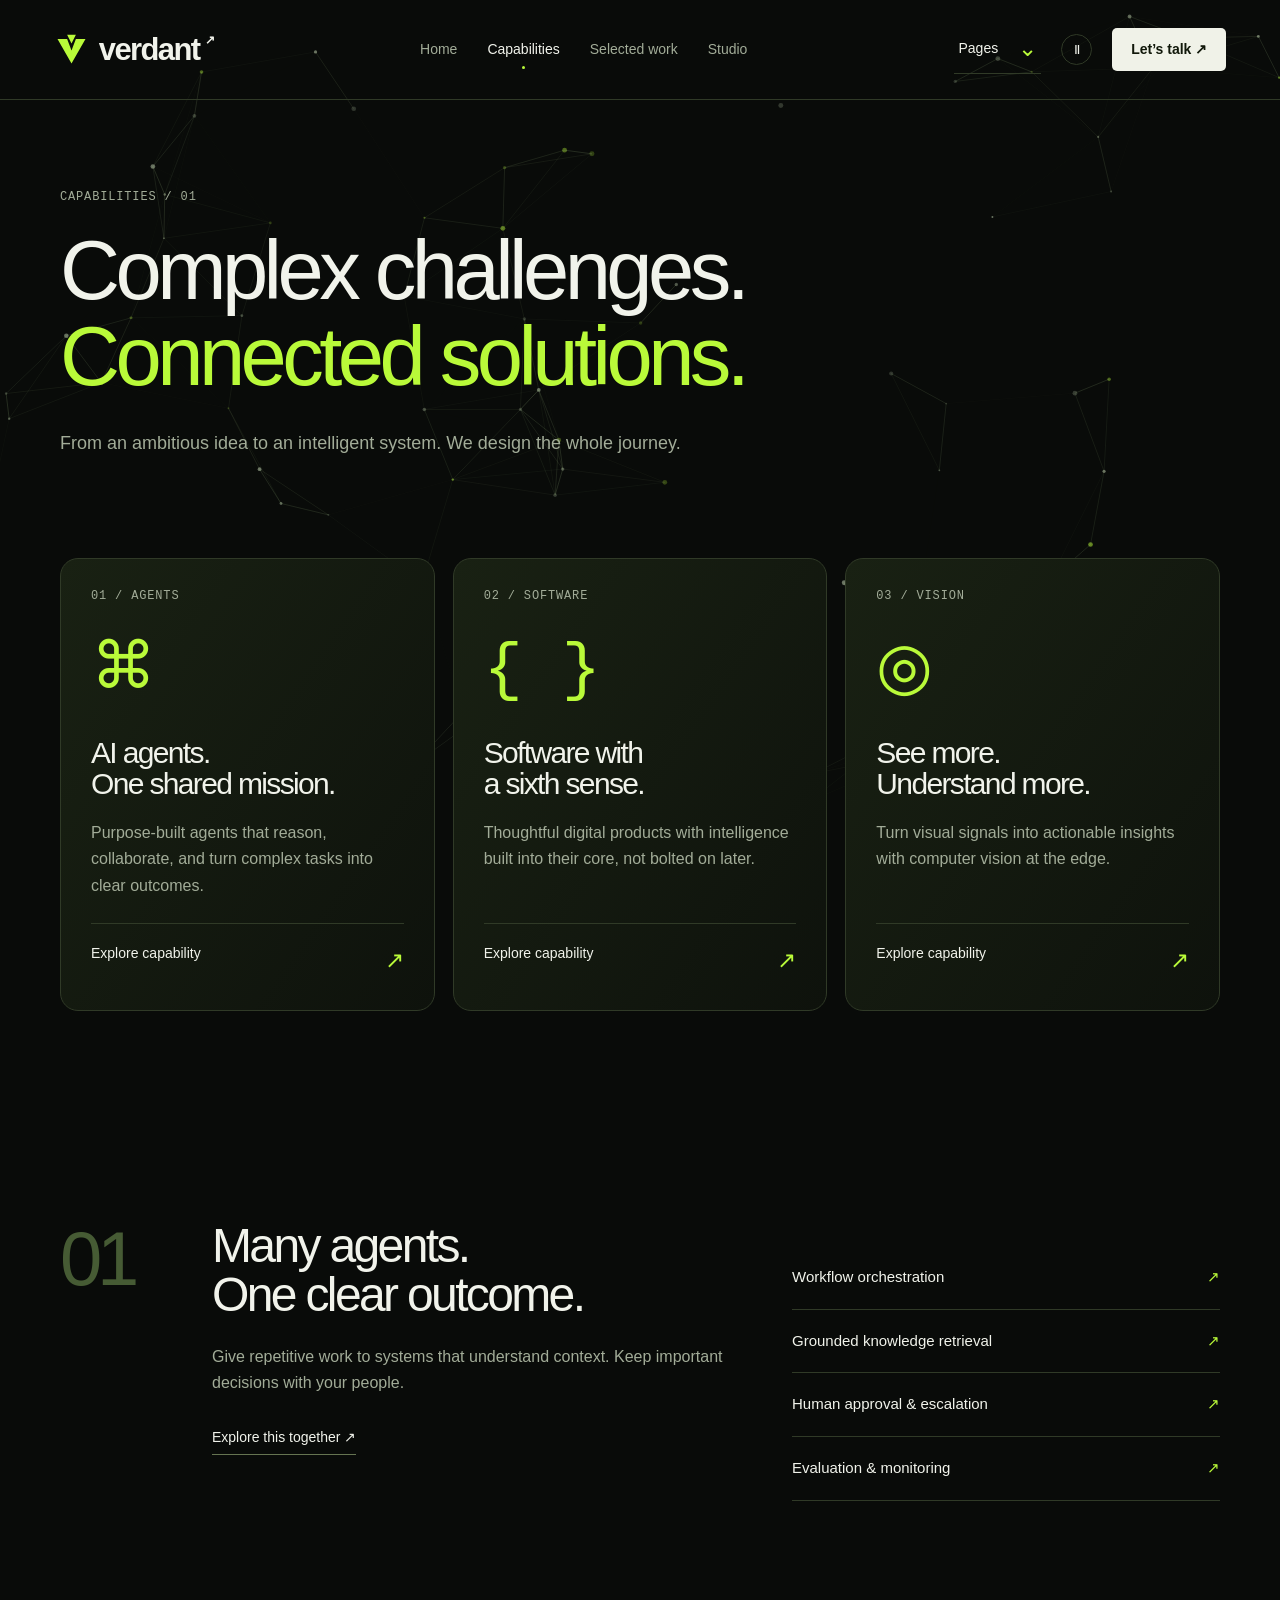
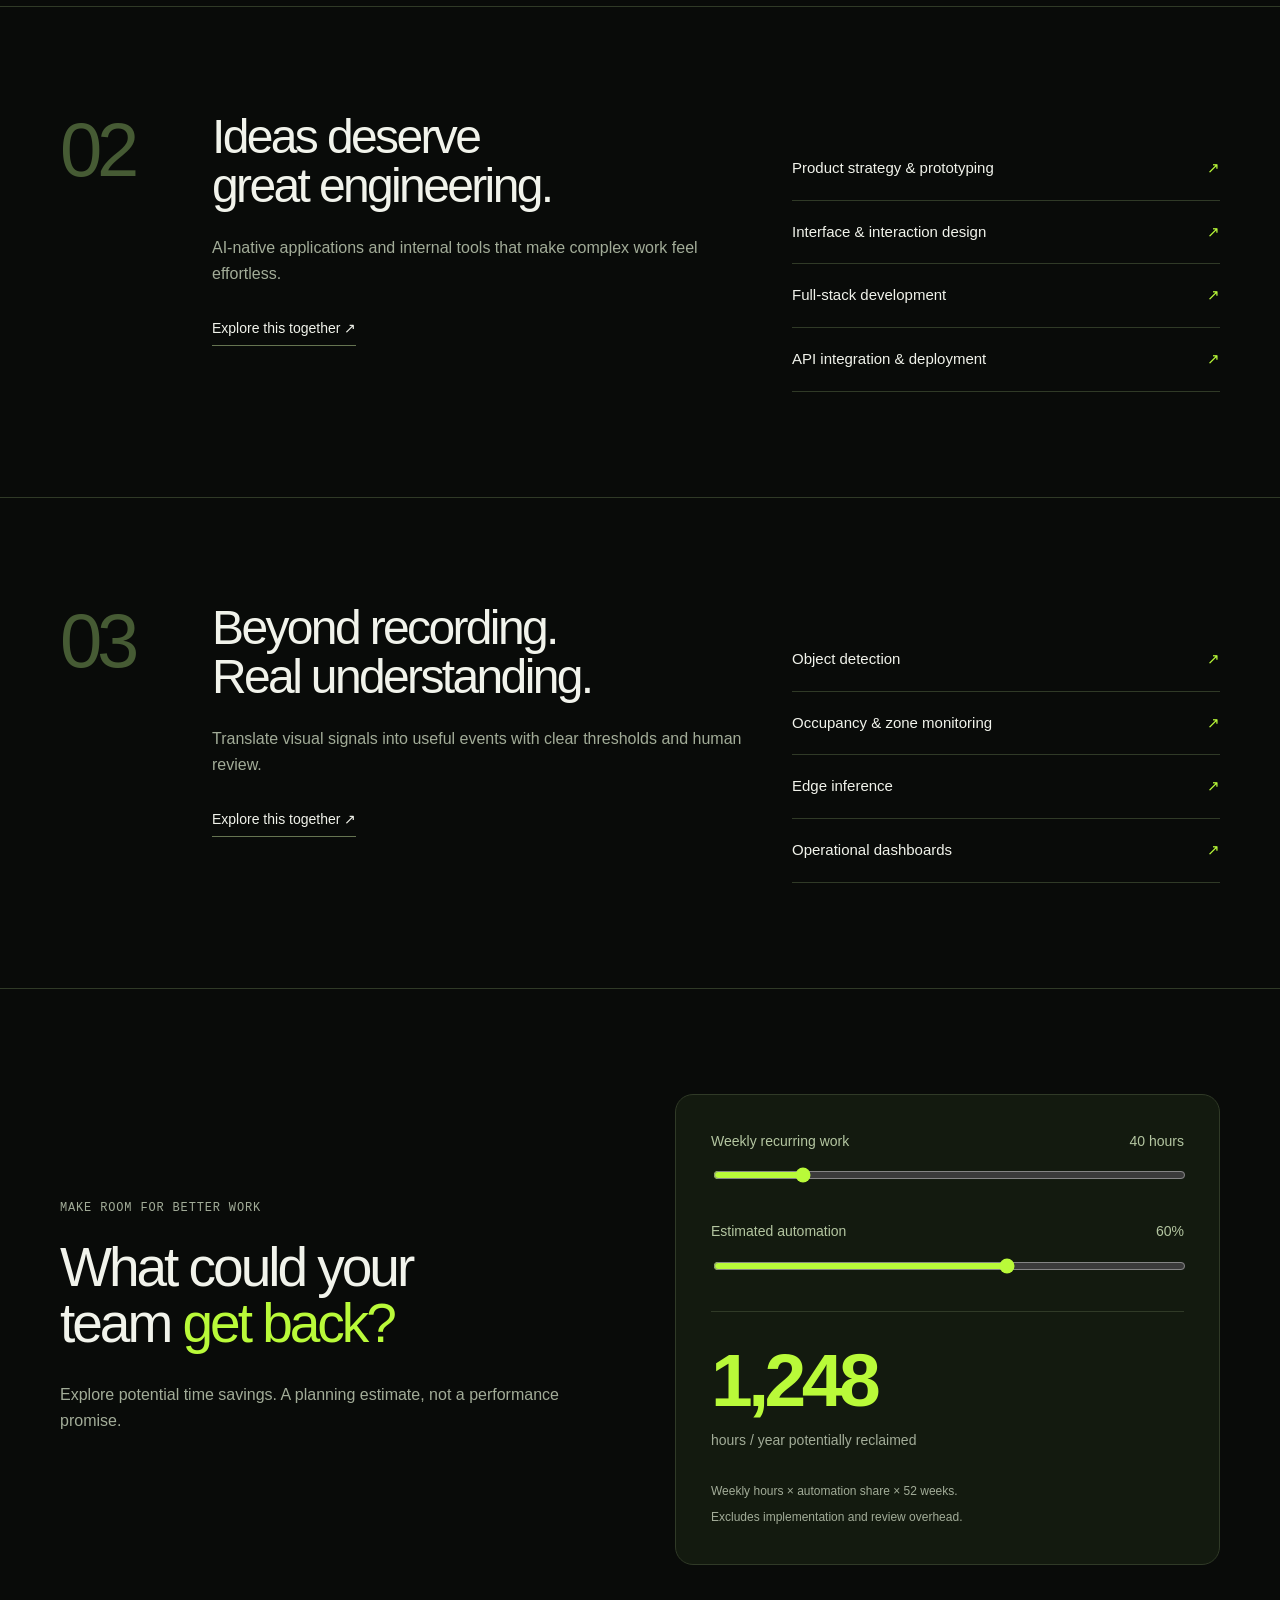
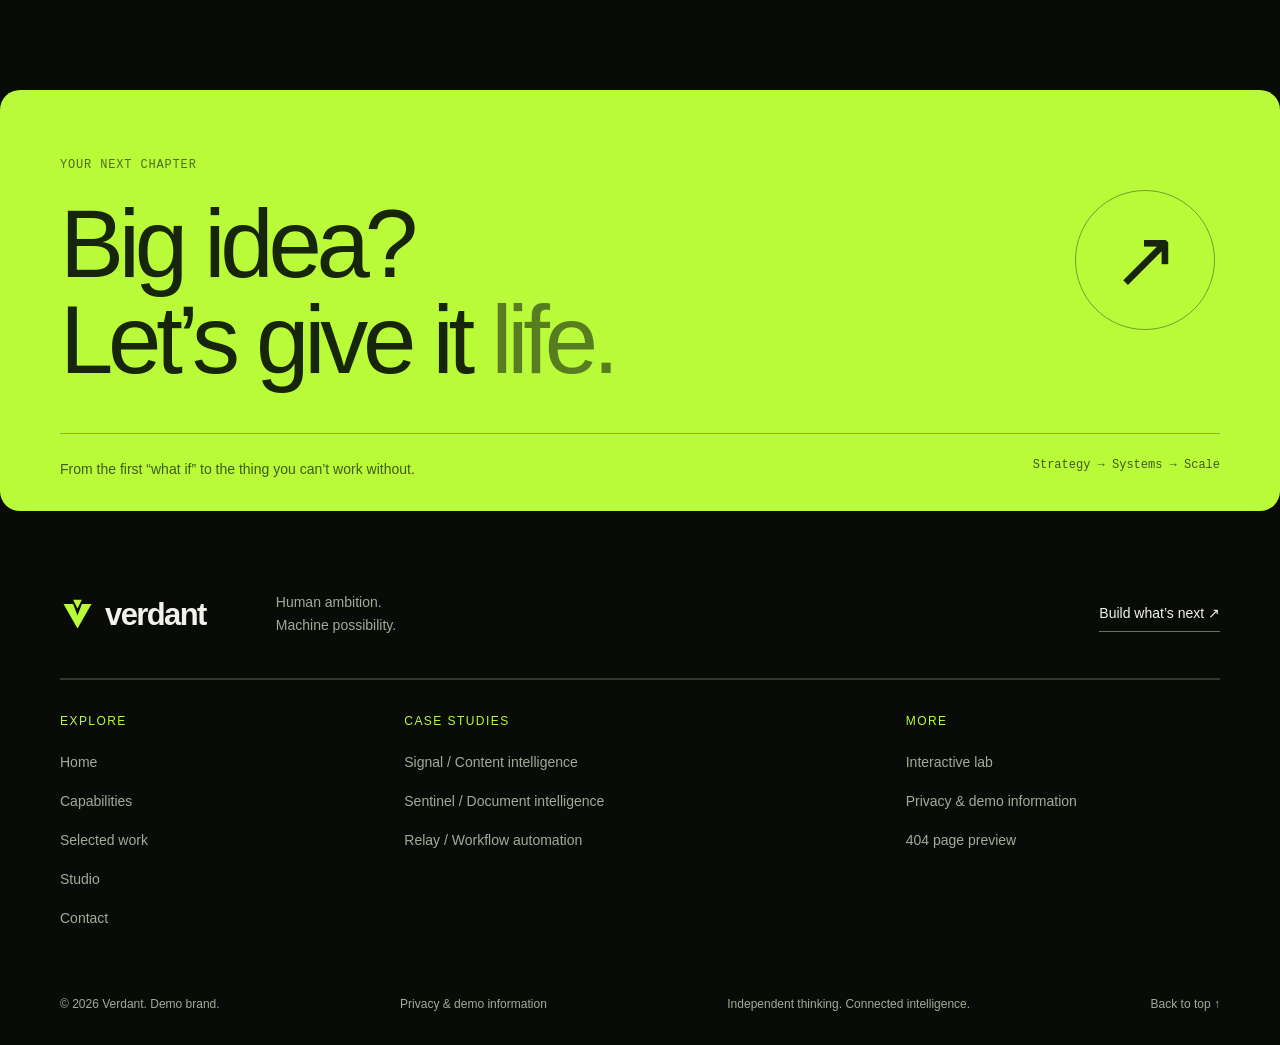
<file: services.html>
<!doctype html>
<html lang="en">
  <head>
    <meta charset="utf-8" />
    <meta name="viewport" content="width=device-width,initial-scale=1" />
    <meta
      name="description"
      content="Capabilities. Human-led AI services, intelligent software, and computer vision by Verdant."
    />
    <meta name="theme-color" content="#090b09" />
    <title>Capabilities | Verdant</title>
    <link rel="icon" href="assets/favicon.svg" />
    <link rel="stylesheet" href="assets/style.css" />
    <script defer src="assets/main.js"></script>
    <script defer src="assets/effects.js"></script>
  </head>
  <body id="top">
    <a href="#main" class="skip">Skip to content</a>
    <div class="progress"></div>
    <header>
      <a href="index.html" class="brand" aria-label="Verdant home"
        ><svg viewBox="0 0 40 40" aria-hidden="true">
          <path
            d="M4 8h11l5 13 5-13h11L20 36ZM15 3h10l-5 10Z"
            fill="currentColor"
          /></svg
        ><span>verdant<sup>↗</sup></span></a
      >
      <nav class="nav" aria-label="Main navigation">
        <a href="index.html">Home</a
        ><a href="services.html" aria-current="page">Capabilities</a
        ><a href="work.html">Selected work</a><a href="studio.html">Studio</a>
      </nav>
      <div class="actions"><details class="pages-menu"><summary>Pages <span aria-hidden="true">⌄</span></summary><nav class="pages-panel" aria-label="All pages"><div><p class="page-group-label">Explore</p><a href="index.html">Home</a><a href="services.html">Capabilities</a><a href="work.html">Selected work</a><a href="studio.html">Studio</a><a href="contact.html">Contact</a></div><div><p class="page-group-label">Case studies</p><a href="case-study.html?project=signal">Signal / Content intelligence</a><a href="case-study.html?project=sentinel">Sentinel / Document intelligence</a><a href="case-study.html?project=relay">Relay / Workflow automation</a></div><div><p class="page-group-label">More</p><a href="index.html#playground">Interactive lab</a><a href="privacy.html">Privacy & demo information</a><a href="404.html">404 page preview</a></div></nav></details>
        <button
          id="motion"
          aria-label="Pause ambient motion"
          aria-pressed="false"
        >
          Ⅱ</button
        ><a href="contact.html" class="button light small">Let’s talk ↗</a
        ><button
          id="menu"
          aria-expanded="false"
          aria-controls="mobile"
          aria-label="Open menu"
        >
          ☰
        </button>
      </div>
      <nav id="mobile" aria-label="Mobile navigation" hidden>
        <a href="index.html">Home</a
        ><a href="services.html" aria-current="page">Capabilities</a
        ><a href="work.html">Selected work</a><a href="studio.html">Studio</a
        ><a href="contact.html">Start a project ↗</a>
      </nav>
    </header>
    <main id="main">
      <section class="section subhero">
        <span class="eyebrow">CAPABILITIES / 01</span>
        <h1>Complex challenges.<br /><em>Connected solutions.</em></h1>
        <p>
          From an ambitious idea to an intelligent system. We design the whole
          journey.
        </p>
      </section>
      <section class="section compact">
        <div class="grid3">
          <a class="service-card" href="services.html#agents"
            ><span class="eyebrow">01 / AGENTS</span
            ><span class="symbol">⌘</span>
            <h3>AI agents.<br />One shared mission.</h3>
            <p>
              Purpose-built agents that reason, collaborate, and turn complex
              tasks into clear outcomes.
            </p>
            <span class="card-end">Explore capability <b>↗</b></span></a
          ><a class="service-card" href="services.html#software"
            ><span class="eyebrow">02 / SOFTWARE</span
            ><span class="symbol">{ }</span>
            <h3>Software with<br />a sixth sense.</h3>
            <p>
              Thoughtful digital products with intelligence built into their
              core, not bolted on later.
            </p>
            <span class="card-end">Explore capability <b>↗</b></span></a
          ><a class="service-card" href="services.html#vision"
            ><span class="eyebrow">03 / VISION</span
            ><span class="symbol">◎</span>
            <h3>See more.<br />Understand more.</h3>
            <p>
              Turn visual signals into actionable insights with computer vision
              at the edge.
            </p>
            <span class="card-end">Explore capability <b>↗</b></span></a
          >
        </div>
      </section>
      <section class="section capability" id="agents">
        <span class="number">01</span>
        <div>
          <h2>Many agents.<br />One clear outcome.</h2>
          <p>
            Give repetitive work to systems that understand context. Keep
            important decisions with your people.
          </p>
          <a class="text-link" href="contact.html?service=agents"
            >Explore this together ↗</a
          >
        </div>
        <ul>
          <li>Workflow orchestration<span>↗</span></li>
          <li>Grounded knowledge retrieval<span>↗</span></li>
          <li>Human approval & escalation<span>↗</span></li>
          <li>Evaluation & monitoring<span>↗</span></li>
        </ul>
      </section>
      <section class="section capability" id="software">
        <span class="number">02</span>
        <div>
          <h2>Ideas deserve<br />great engineering.</h2>
          <p>
            AI-native applications and internal tools that make complex work
            feel effortless.
          </p>
          <a class="text-link" href="contact.html?service=software"
            >Explore this together ↗</a
          >
        </div>
        <ul>
          <li>Product strategy & prototyping<span>↗</span></li>
          <li>Interface & interaction design<span>↗</span></li>
          <li>Full-stack development<span>↗</span></li>
          <li>API integration & deployment<span>↗</span></li>
        </ul>
      </section>
      <section class="section capability" id="vision">
        <span class="number">03</span>
        <div>
          <h2>Beyond recording.<br />Real understanding.</h2>
          <p>
            Translate visual signals into useful events with clear thresholds
            and human review.
          </p>
          <a class="text-link" href="contact.html?service=vision"
            >Explore this together ↗</a
          >
        </div>
        <ul>
          <li>Object detection<span>↗</span></li>
          <li>Occupancy & zone monitoring<span>↗</span></li>
          <li>Edge inference<span>↗</span></li>
          <li>Operational dashboards<span>↗</span></li>
        </ul>
      </section>
      <section class="section calculator-section">
        <div>
          <span class="eyebrow">MAKE ROOM FOR BETTER WORK</span>
          <h2>What could your<br />team <em>get back?</em></h2>
          <p>
            Explore potential time savings. A planning estimate, not a
            performance promise.
          </p>
        </div>
        <div class="calculator">
          <label for="hours"
            >Weekly recurring work
            <output id="hoursValue">40 hours</output></label
          ><input
            type="range"
            id="hours"
            min="5"
            max="200"
            step="5"
            value="40"
          /><label for="share"
            >Estimated automation <output id="shareValue">60%</output></label
          ><input
            type="range"
            id="share"
            min="10"
            max="90"
            step="5"
            value="60"
          /><strong id="saved">1,248</strong>
          <p>hours / year potentially reclaimed</p>
          <small
            >Weekly hours × automation share × 52 weeks.<br />Excludes
            implementation and review overhead.</small
          >
        </div>
      </section>
      <section class="cta">
        <span class="eyebrow">YOUR NEXT CHAPTER</span>
        <h2>Big idea?<br />Let’s give it <em>life.</em></h2>
        <a class="circle" href="contact.html" aria-label="Start a project">↗</a>
        <div class="cta-bottom">
          <p>From the first “what if” to the thing you can’t work without.</p>
          <span>Strategy → Systems → Scale</span>
        </div>
      </section>
    </main>
    <footer>
      <div class="footer-top">
        <a href="index.html" class="brand"
          ><svg viewBox="0 0 40 40" aria-hidden="true">
            <path
              d="M4 8h11l5 13 5-13h11L20 36ZM15 3h10l-5 10Z"
              fill="currentColor"
            /></svg
          >verdant</a
        >
        <p>Human ambition.<br />Machine possibility.</p>
        <a href="contact.html" class="text-link">Build what’s next ↗</a>
      </div>
      <nav class="footer-pages" aria-label="Footer pages"><div><p class="page-group-label">Explore</p><a href="index.html">Home</a><a href="services.html">Capabilities</a><a href="work.html">Selected work</a><a href="studio.html">Studio</a><a href="contact.html">Contact</a></div><div><p class="page-group-label">Case studies</p><a href="case-study.html?project=signal">Signal / Content intelligence</a><a href="case-study.html?project=sentinel">Sentinel / Document intelligence</a><a href="case-study.html?project=relay">Relay / Workflow automation</a></div><div><p class="page-group-label">More</p><a href="index.html#playground">Interactive lab</a><a href="privacy.html">Privacy & demo information</a><a href="404.html">404 page preview</a></div></nav><div class="footer-bottom">
        <span>© 2026 Verdant. Demo brand.</span
        ><a href="privacy.html">Privacy & demo information</a
        ><span>Independent thinking. Connected intelligence.</span
        ><a href="#top">Back to top ↑</a>
      </div>
    </footer>
  </body>
</html>
</file>
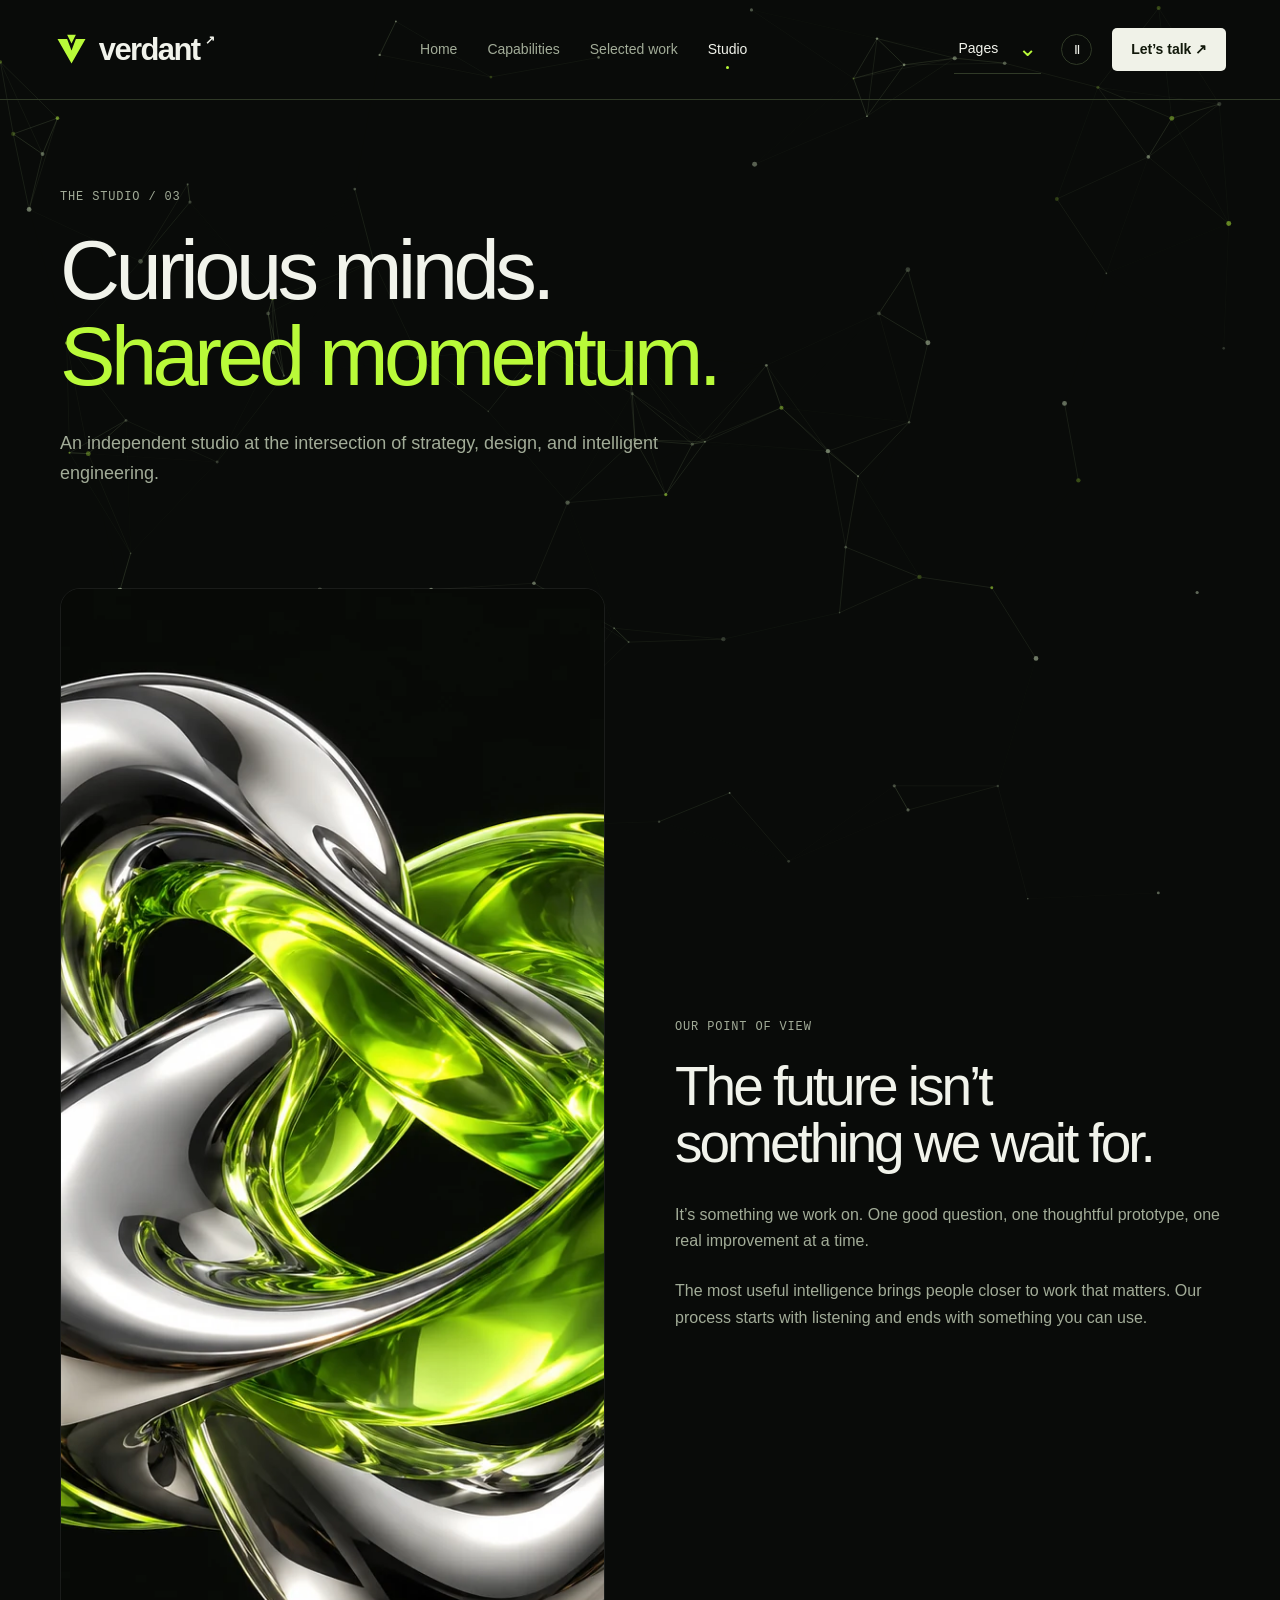
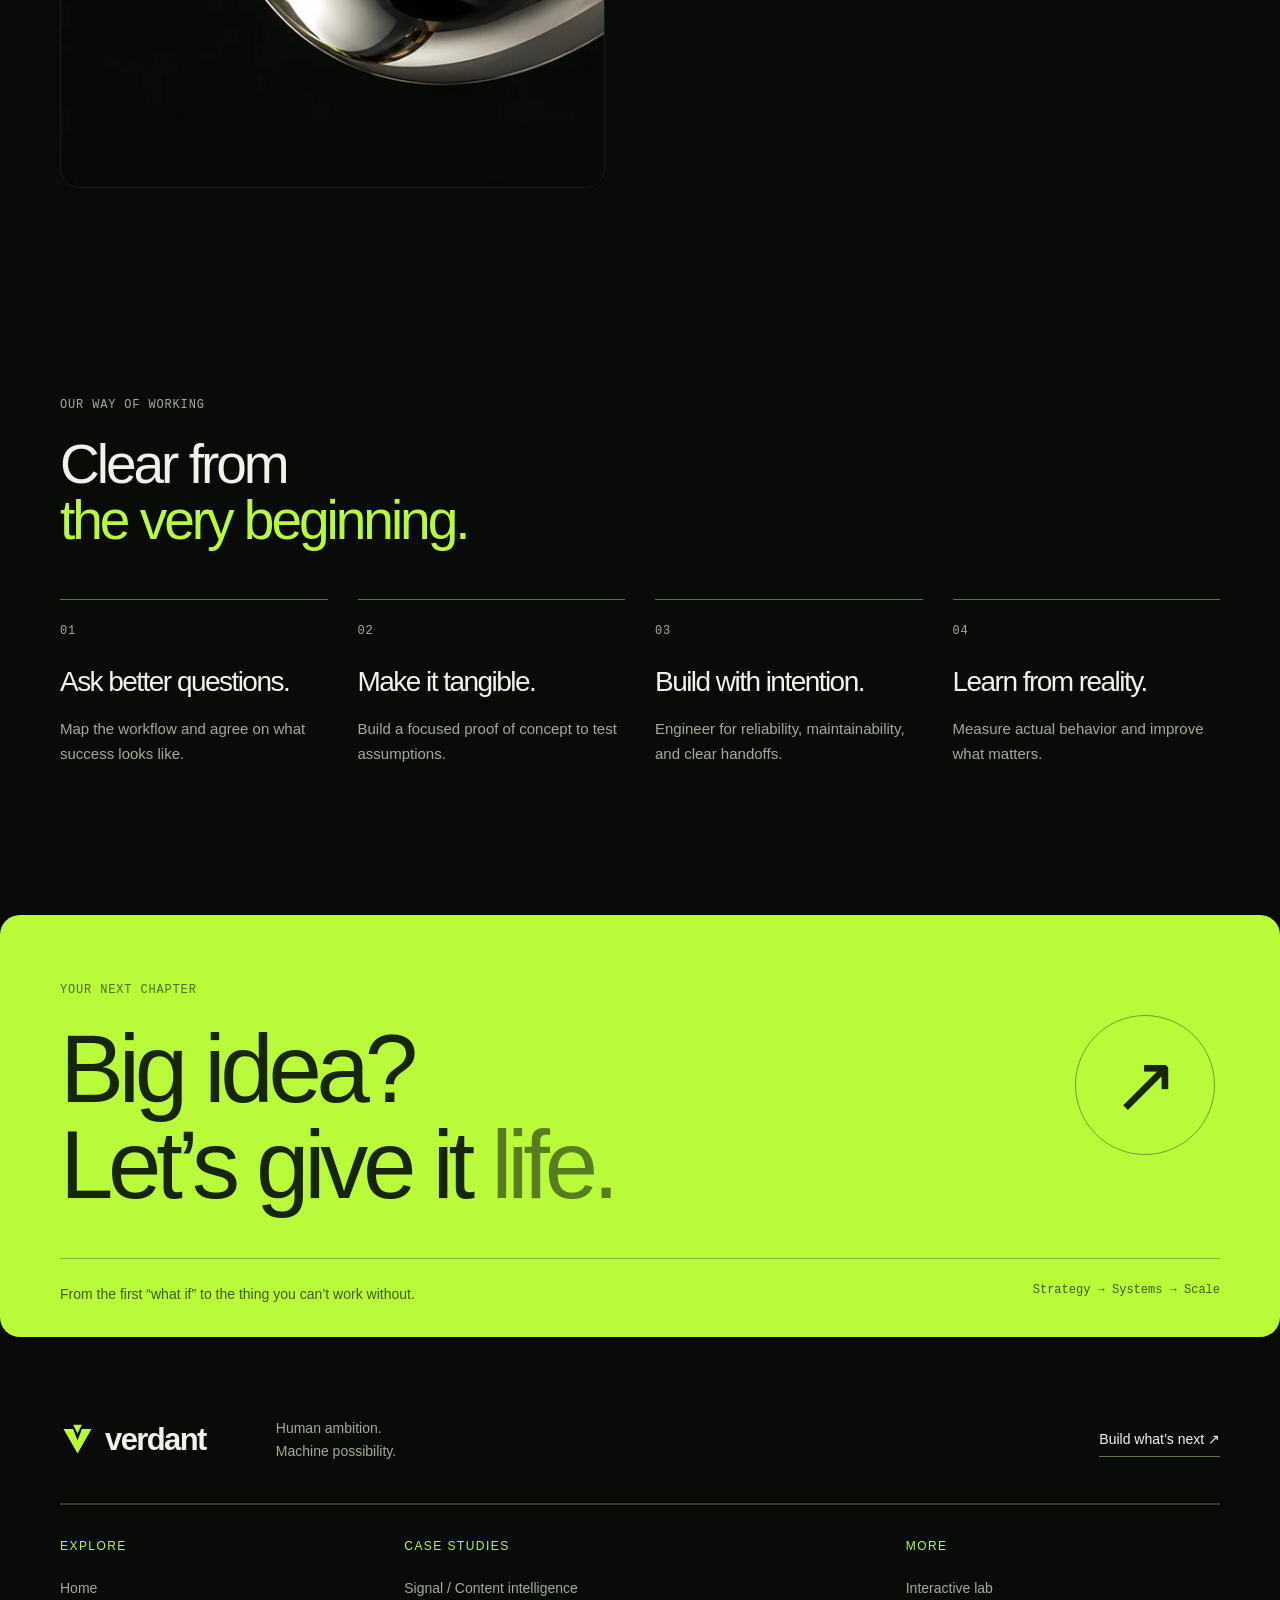
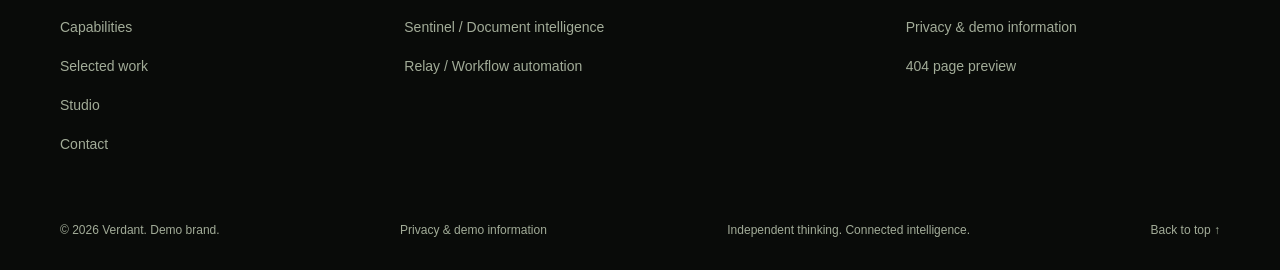
<file: studio.html>
<!doctype html>
<html lang="en">
  <head>
    <meta charset="utf-8" />
    <meta name="viewport" content="width=device-width,initial-scale=1" />
    <meta
      name="description"
      content="The studio. Human-led AI services, intelligent software, and computer vision by Verdant."
    />
    <meta name="theme-color" content="#090b09" />
    <title>The studio | Verdant</title>
    <link rel="icon" href="assets/favicon.svg" />
    <link rel="stylesheet" href="assets/style.css" />
    <script defer src="assets/main.js"></script>
    <script defer src="assets/effects.js"></script>
  </head>
  <body id="top">
    <a href="#main" class="skip">Skip to content</a>
    <div class="progress"></div>
    <header>
      <a href="index.html" class="brand" aria-label="Verdant home"
        ><svg viewBox="0 0 40 40" aria-hidden="true">
          <path
            d="M4 8h11l5 13 5-13h11L20 36ZM15 3h10l-5 10Z"
            fill="currentColor"
          /></svg
        ><span>verdant<sup>↗</sup></span></a
      >
      <nav class="nav" aria-label="Main navigation">
        <a href="index.html">Home</a><a href="services.html">Capabilities</a
        ><a href="work.html">Selected work</a
        ><a href="studio.html" aria-current="page">Studio</a>
      </nav>
      <div class="actions"><details class="pages-menu"><summary>Pages <span aria-hidden="true">⌄</span></summary><nav class="pages-panel" aria-label="All pages"><div><p class="page-group-label">Explore</p><a href="index.html">Home</a><a href="services.html">Capabilities</a><a href="work.html">Selected work</a><a href="studio.html">Studio</a><a href="contact.html">Contact</a></div><div><p class="page-group-label">Case studies</p><a href="case-study.html?project=signal">Signal / Content intelligence</a><a href="case-study.html?project=sentinel">Sentinel / Document intelligence</a><a href="case-study.html?project=relay">Relay / Workflow automation</a></div><div><p class="page-group-label">More</p><a href="index.html#playground">Interactive lab</a><a href="privacy.html">Privacy & demo information</a><a href="404.html">404 page preview</a></div></nav></details>
        <button
          id="motion"
          aria-label="Pause ambient motion"
          aria-pressed="false"
        >
          Ⅱ</button
        ><a href="contact.html" class="button light small">Let’s talk ↗</a
        ><button
          id="menu"
          aria-expanded="false"
          aria-controls="mobile"
          aria-label="Open menu"
        >
          ☰
        </button>
      </div>
      <nav id="mobile" aria-label="Mobile navigation" hidden>
        <a href="index.html">Home</a><a href="services.html">Capabilities</a
        ><a href="work.html">Selected work</a
        ><a href="studio.html" aria-current="page">Studio</a
        ><a href="contact.html">Start a project ↗</a>
      </nav>
    </header>
    <main id="main">
      <section class="section subhero">
        <span class="eyebrow">THE STUDIO / 03</span>
        <h1>Curious minds.<br /><em>Shared momentum.</em></h1>
        <p>
          An independent studio at the intersection of strategy, design, and
          intelligent engineering.
        </p>
      </section>
      <section class="section studio-grid compact">
        <img
          src="assets/intelligence-knot.webp"
          width="1200"
          height="1200"
          loading="lazy"
          alt="Abstract AI-generated sculpture, preview only"
        />
        <div>
          <span class="eyebrow">OUR POINT OF VIEW</span>
          <h2>The future isn’t<br />something we wait for.</h2>
          <p>
            It’s something we work on. One good question, one thoughtful
            prototype, one real improvement at a time.
          </p>
          <p>
            The most useful intelligence brings people closer to work that
            matters. Our process starts with listening and ends with something
            you can use.
          </p>
        </div>
      </section>
      <section class="section">
        <span class="eyebrow">OUR WAY OF WORKING</span>
        <h2>Clear from<br /><em>the very beginning.</em></h2>
        <div class="process">
          <article>
            <span class="eyebrow">01</span>
            <h3>Ask better questions.</h3>
            <p>Map the workflow and agree on what success looks like.</p>
          </article>
          <article>
            <span class="eyebrow">02</span>
            <h3>Make it tangible.</h3>
            <p>Build a focused proof of concept to test assumptions.</p>
          </article>
          <article>
            <span class="eyebrow">03</span>
            <h3>Build with intention.</h3>
            <p>
              Engineer for reliability, maintainability, and clear handoffs.
            </p>
          </article>
          <article>
            <span class="eyebrow">04</span>
            <h3>Learn from reality.</h3>
            <p>Measure actual behavior and improve what matters.</p>
          </article>
        </div>
      </section>
      <section class="cta">
        <span class="eyebrow">YOUR NEXT CHAPTER</span>
        <h2>Big idea?<br />Let’s give it <em>life.</em></h2>
        <a class="circle" href="contact.html" aria-label="Start a project">↗</a>
        <div class="cta-bottom">
          <p>From the first “what if” to the thing you can’t work without.</p>
          <span>Strategy → Systems → Scale</span>
        </div>
      </section>
    </main>
    <footer>
      <div class="footer-top">
        <a href="index.html" class="brand"
          ><svg viewBox="0 0 40 40" aria-hidden="true">
            <path
              d="M4 8h11l5 13 5-13h11L20 36ZM15 3h10l-5 10Z"
              fill="currentColor"
            /></svg
          >verdant</a
        >
        <p>Human ambition.<br />Machine possibility.</p>
        <a href="contact.html" class="text-link">Build what’s next ↗</a>
      </div>
      <nav class="footer-pages" aria-label="Footer pages"><div><p class="page-group-label">Explore</p><a href="index.html">Home</a><a href="services.html">Capabilities</a><a href="work.html">Selected work</a><a href="studio.html">Studio</a><a href="contact.html">Contact</a></div><div><p class="page-group-label">Case studies</p><a href="case-study.html?project=signal">Signal / Content intelligence</a><a href="case-study.html?project=sentinel">Sentinel / Document intelligence</a><a href="case-study.html?project=relay">Relay / Workflow automation</a></div><div><p class="page-group-label">More</p><a href="index.html#playground">Interactive lab</a><a href="privacy.html">Privacy & demo information</a><a href="404.html">404 page preview</a></div></nav><div class="footer-bottom">
        <span>© 2026 Verdant. Demo brand.</span
        ><a href="privacy.html">Privacy & demo information</a
        ><span>Independent thinking. Connected intelligence.</span
        ><a href="#top">Back to top ↑</a>
      </div>
    </footer>
  </body>
</html>
</file>
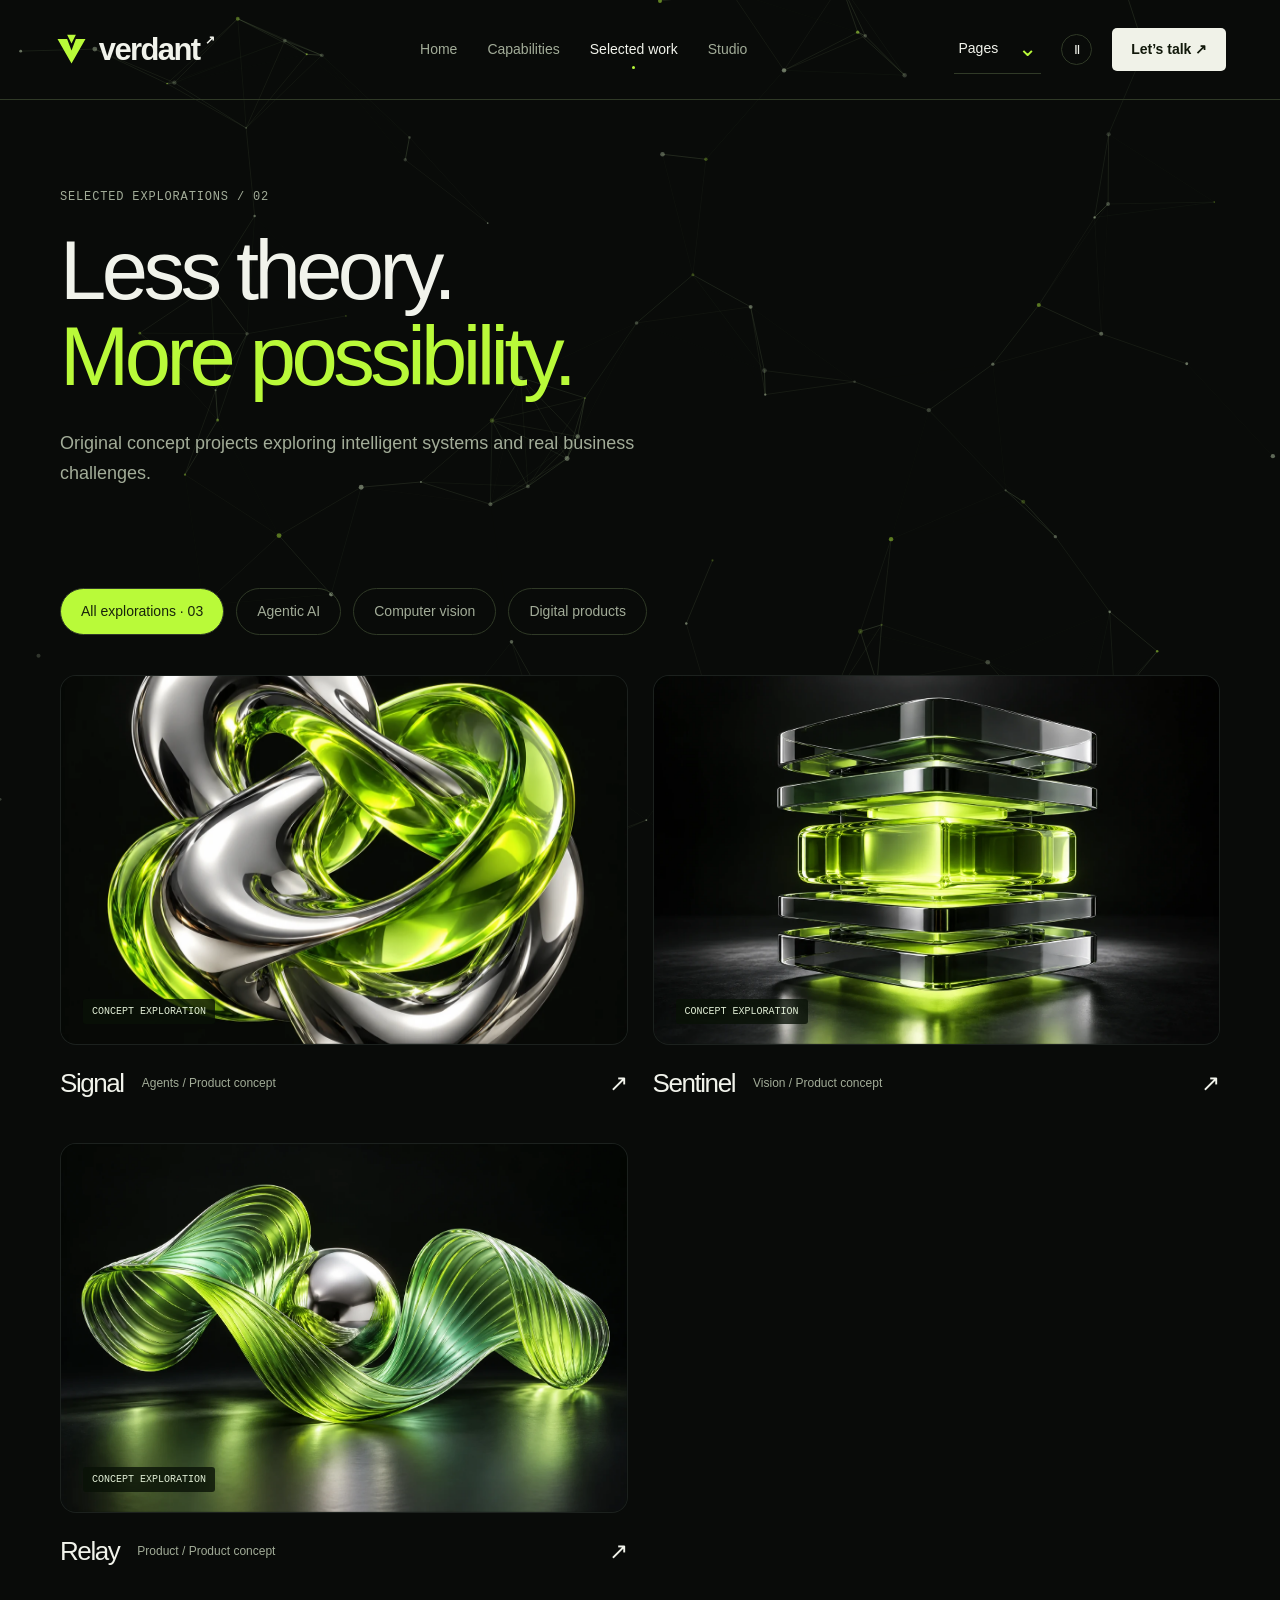
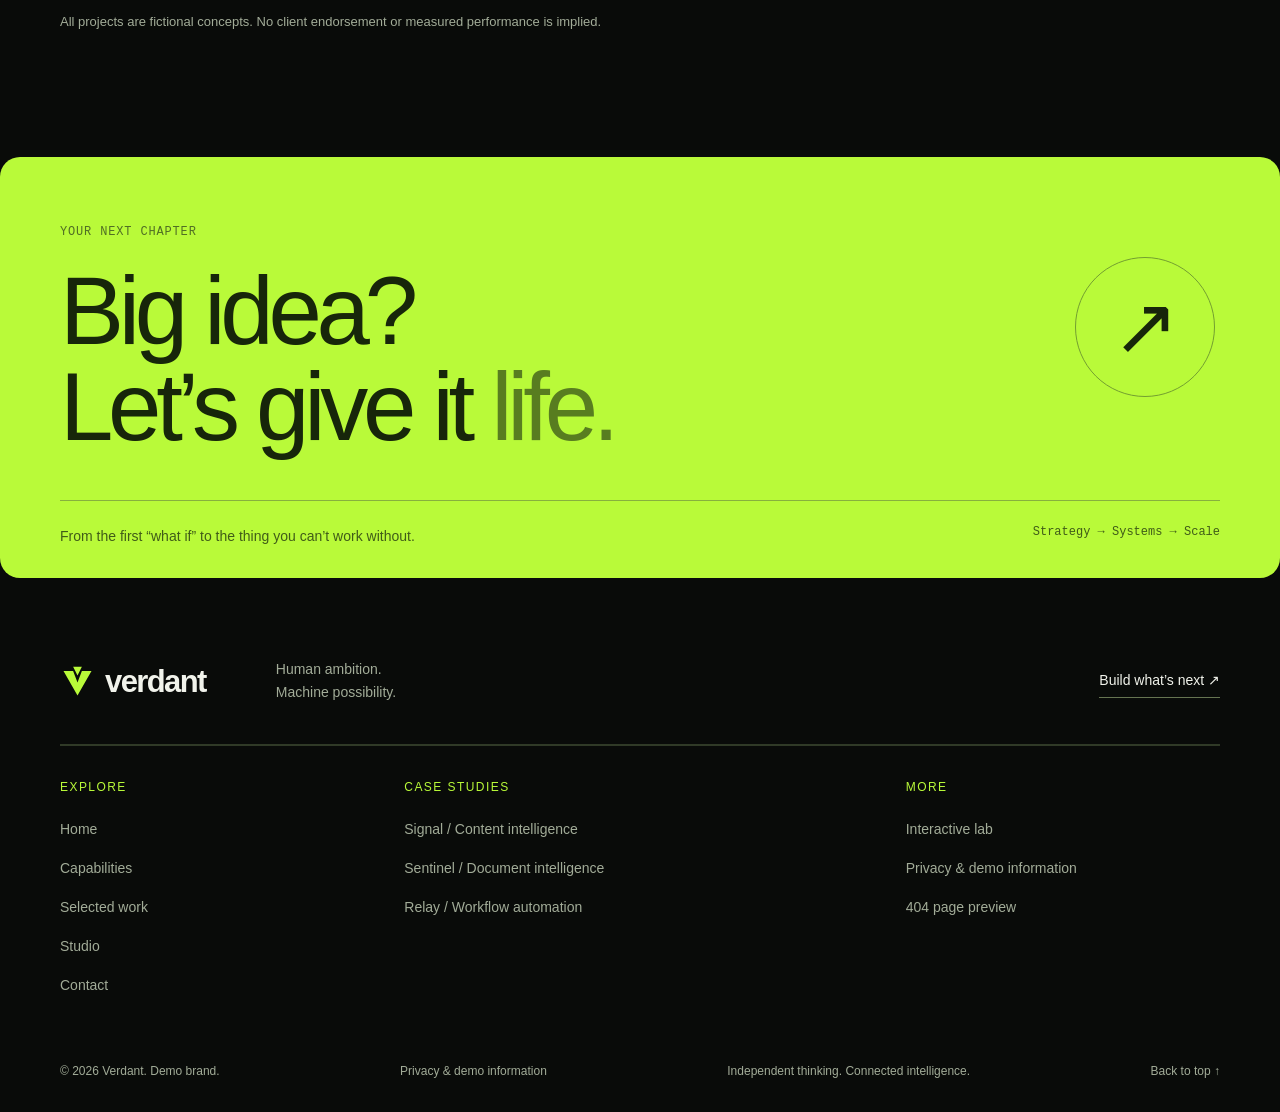
<file: work.html>
<!doctype html>
<html lang="en">
  <head>
    <meta charset="utf-8" />
    <meta name="viewport" content="width=device-width,initial-scale=1" />
    <meta
      name="description"
      content="Selected work. Human-led AI services, intelligent software, and computer vision by Verdant."
    />
    <meta name="theme-color" content="#090b09" />
    <title>Selected work | Verdant</title>
    <link rel="icon" href="assets/favicon.svg" />
    <link rel="stylesheet" href="assets/style.css" />
    <script defer src="assets/main.js"></script>
    <script defer src="assets/effects.js"></script>
  </head>
  <body id="top">
    <a href="#main" class="skip">Skip to content</a>
    <div class="progress"></div>
    <header>
      <a href="index.html" class="brand" aria-label="Verdant home"
        ><svg viewBox="0 0 40 40" aria-hidden="true">
          <path
            d="M4 8h11l5 13 5-13h11L20 36ZM15 3h10l-5 10Z"
            fill="currentColor"
          /></svg
        ><span>verdant<sup>↗</sup></span></a
      >
      <nav class="nav" aria-label="Main navigation">
        <a href="index.html">Home</a><a href="services.html">Capabilities</a
        ><a href="work.html" aria-current="page">Selected work</a
        ><a href="studio.html">Studio</a>
      </nav>
      <div class="actions"><details class="pages-menu"><summary>Pages <span aria-hidden="true">⌄</span></summary><nav class="pages-panel" aria-label="All pages"><div><p class="page-group-label">Explore</p><a href="index.html">Home</a><a href="services.html">Capabilities</a><a href="work.html">Selected work</a><a href="studio.html">Studio</a><a href="contact.html">Contact</a></div><div><p class="page-group-label">Case studies</p><a href="case-study.html?project=signal">Signal / Content intelligence</a><a href="case-study.html?project=sentinel">Sentinel / Document intelligence</a><a href="case-study.html?project=relay">Relay / Workflow automation</a></div><div><p class="page-group-label">More</p><a href="index.html#playground">Interactive lab</a><a href="privacy.html">Privacy & demo information</a><a href="404.html">404 page preview</a></div></nav></details>
        <button
          id="motion"
          aria-label="Pause ambient motion"
          aria-pressed="false"
        >
          Ⅱ</button
        ><a href="contact.html" class="button light small">Let’s talk ↗</a
        ><button
          id="menu"
          aria-expanded="false"
          aria-controls="mobile"
          aria-label="Open menu"
        >
          ☰
        </button>
      </div>
      <nav id="mobile" aria-label="Mobile navigation" hidden>
        <a href="index.html">Home</a><a href="services.html">Capabilities</a
        ><a href="work.html" aria-current="page">Selected work</a
        ><a href="studio.html">Studio</a
        ><a href="contact.html">Start a project ↗</a>
      </nav>
    </header>
    <main id="main">
      <section class="section subhero">
        <span class="eyebrow">SELECTED EXPLORATIONS / 02</span>
        <h1>Less theory.<br /><em>More possibility.</em></h1>
        <p>
          Original concept projects exploring intelligent systems and real
          business challenges.
        </p>
      </section>
      <section class="section compact">
        <div class="filters" role="group" aria-label="Filter projects">
          <button data-filter="all" aria-pressed="true" class="active">
            All explorations · 03</button
          ><button data-filter="agents" aria-pressed="false" class="">
            Agentic AI</button
          ><button data-filter="vision" aria-pressed="false" class="">
            Computer vision</button
          ><button data-filter="product" aria-pressed="false" class="">
            Digital products
          </button>
        </div>
        <div class="work-grid">
          <a
            href="case-study.html?project=signal"
            class="work-card"
            data-category="agents"
            ><div class="project-art signal"><img class="project-image" src="assets/intelligence-knot.webp" alt="Abstract AI-generated sculpture, preview only" loading="lazy" decoding="async" width="1536" height="1024"/><span class="badge">CONCEPT EXPLORATION</span>
            </div>
            <div class="work-meta">
              <h3>Signal</h3>
              <span>Agents / Product concept</span><b>↗</b>
            </div></a
          ><a
            href="case-study.html?project=sentinel"
            class="work-card"
            data-category="vision"
            ><div class="project-art sentinel"><img class="project-image" src="assets/sentinel-stack.webp" alt="Abstract AI-generated sculpture, preview only" loading="lazy" decoding="async" width="1536" height="1024"/><span class="badge">CONCEPT EXPLORATION</span>
            </div>
            <div class="work-meta">
              <h3>Sentinel</h3>
              <span>Vision / Product concept</span><b>↗</b>
            </div></a
          ><a
            href="case-study.html?project=relay"
            class="work-card"
            data-category="product"
            ><div class="project-art relay-art"><img class="project-image" src="assets/signal-ribbon.webp" alt="Abstract AI-generated sculpture, preview only" loading="lazy" decoding="async" width="1536" height="1024"/><span class="badge">CONCEPT EXPLORATION</span>
            </div>
            <div class="work-meta">
              <h3>Relay</h3>
              <span>Product / Product concept</span><b>↗</b>
            </div></a
          >
        </div>
        <p class="disclosure">
          All projects are fictional concepts. No client endorsement or measured
          performance is implied.
        </p>
      </section>
      <section class="cta">
        <span class="eyebrow">YOUR NEXT CHAPTER</span>
        <h2>Big idea?<br />Let’s give it <em>life.</em></h2>
        <a class="circle" href="contact.html" aria-label="Start a project">↗</a>
        <div class="cta-bottom">
          <p>From the first “what if” to the thing you can’t work without.</p>
          <span>Strategy → Systems → Scale</span>
        </div>
      </section>
    </main>
    <footer>
      <div class="footer-top">
        <a href="index.html" class="brand"
          ><svg viewBox="0 0 40 40" aria-hidden="true">
            <path
              d="M4 8h11l5 13 5-13h11L20 36ZM15 3h10l-5 10Z"
              fill="currentColor"
            /></svg
          >verdant</a
        >
        <p>Human ambition.<br />Machine possibility.</p>
        <a href="contact.html" class="text-link">Build what’s next ↗</a>
      </div>
      <nav class="footer-pages" aria-label="Footer pages"><div><p class="page-group-label">Explore</p><a href="index.html">Home</a><a href="services.html">Capabilities</a><a href="work.html">Selected work</a><a href="studio.html">Studio</a><a href="contact.html">Contact</a></div><div><p class="page-group-label">Case studies</p><a href="case-study.html?project=signal">Signal / Content intelligence</a><a href="case-study.html?project=sentinel">Sentinel / Document intelligence</a><a href="case-study.html?project=relay">Relay / Workflow automation</a></div><div><p class="page-group-label">More</p><a href="index.html#playground">Interactive lab</a><a href="privacy.html">Privacy & demo information</a><a href="404.html">404 page preview</a></div></nav><div class="footer-bottom">
        <span>© 2026 Verdant. Demo brand.</span
        ><a href="privacy.html">Privacy & demo information</a
        ><span>Independent thinking. Connected intelligence.</span
        ><a href="#top">Back to top ↑</a>
      </div>
    </footer>
  </body>
</html>
</file>
<file: assets/style.css>
/* VERDANT: shared brand tokens */
:root {
  --bg: #090b09;
  --panel: #131a0f;
  --ink: #f1f3eb;
  --muted: #a2ac98;
  --lime: #b9fa39;
  --line: #303a27;
  --mono: "Courier New", monospace;
}
* {
  box-sizing: border-box;
}
html {
  scroll-behavior: smooth;
  scroll-padding-top: 35px;
}
body {
  margin: 0;
  background: var(--bg);
  color: var(--ink);
  font:
    16px/1.65 Arial,
    Helvetica,
    sans-serif;
}
a {
  color: inherit;
  text-decoration: none;
}
button,
input,
textarea,
select {
  font: inherit;
}
button {
  cursor: pointer;
  color: inherit;
}
button:disabled {
  opacity: 0.6;
  cursor: wait;
}
img,
svg {
  display: block;
  max-width: 100%;
}
h1,
h2,
h3 {
  font-weight: 500;
  letter-spacing: -0.055em;
  line-height: 1.03;
  margin: 0;
}
h1 {
  font-size: clamp(60px, 8vw, 116px);
}
h2 {
  font-size: clamp(38px, 4.3vw, 62px);
}
h3 {
  font-size: 28px;
}
p {
  color: var(--muted);
  margin: 0 0 24px;
}
em {
  font-style: normal;
  color: var(--lime);
}
small {
  font-size: 12px;
  color: var(--muted);
}
[hidden] {
  display: none !important;
}
::selection {
  background: var(--lime);
  color: var(--bg);
}
:focus-visible {
  outline: 2px solid var(--lime);
  outline-offset: 5px;
}
.skip {
  position: fixed;
  top: -100px;
  background: var(--lime);
  color: #000;
  padding: 10px;
  z-index: 99;
}
.skip:focus {
  top: 10px;
  left: 10px;
}
header {
  height: 100px;
  display: flex;
  align-items: center;
  justify-content: space-between;
  padding: 0 4.2%;
  gap: 25px;
  border-bottom: 1px solid var(--line);
  position: relative;
  z-index: 20;
  max-width: 1700px;
  margin: auto;
}
.brand {
  display: inline-flex;
  gap: 10px;
  align-items: center;
  font-size: 31px;
  font-weight: 700;
  letter-spacing: -1.6px;
  line-height: 1;
}
.brand svg {
  width: 35px;
  color: var(--lime);
}
.brand sup {
  font-size: 12px;
  vertical-align: top;
  margin-left: 5px;
}
.nav {
  display: flex;
  gap: 30px;
  font-size: 14px;
  color: var(--muted);
}
.nav a:hover,
.nav [aria-current] {
  color: var(--ink);
}
.nav [aria-current]:after {
  content: "";
  display: block;
  width: 3px;
  height: 3px;
  border-radius: 50%;
  background: var(--lime);
  margin: 5px auto -8px;
}
.actions {
  display: flex;
  align-items: center;
  gap: 20px;
}
.button {
  display: inline-flex;
  align-items: center;
  justify-content: center;
  padding: 16px 23px;
  border: 1px solid transparent;
  border-radius: 5px;
  font-size: 14px;
  font-weight: 600;
  line-height: 1.4;
  transition:
    transform 0.25s,
    background 0.25s;
}
.button:hover {
  transform: translateY(-3px);
}
.green {
  background: var(--lime);
  color: #16220b;
}
.green:hover {
  background: #d2ff74;
}
.light {
  background: #f0f2e8;
  color: #11180a;
}
.outline {
  background: transparent;
  border-color: #607e42;
}
.small {
  padding: 11px 18px;
}
#motion {
  background: none;
  border: 1px solid var(--line);
  border-radius: 50%;
  width: 31px;
  height: 31px;
  font-size: 13px;
}
#menu {
  display: none;
  background: none;
  border: 0;
  font-size: 24px;
}
#mobile {
  position: absolute;
  top: 100%;
  left: 0;
  right: 0;
  padding: 24px;
  background: var(--panel);
  border-bottom: 1px solid var(--line);
}
#mobile a {
  display: block;
  padding: 12px 0;
}
.progress {
  position: fixed;
  top: 0;
  left: 0;
  height: 2px;
  width: 0;
  background: var(--lime);
  z-index: 90;
}
.eyebrow {
  display: block;
  font: 12px var(--mono);
  letter-spacing: 0.07em;
  color: var(--muted);
  margin-bottom: 24px;
}
.dot {
  display: inline-block;
  width: 6px;
  height: 6px;
  border-radius: 50%;
  background: var(--lime);
  margin-right: 8px;
}
.hero {
  position: relative;
  overflow: hidden;
  min-height: 790px;
  max-width: 1700px;
  margin: auto;
  padding: 28px 4.2% 0;
}
.hero-label {
  display: flex;
  justify-content: space-between;
  font: 12px var(--mono);
  letter-spacing: 0.05em;
  color: #b0bba4;
  position: relative;
  z-index: 2;
}
.hero-copy {
  position: relative;
  z-index: 2;
  max-width: 60%;
  margin-top: 58px;
}
.hero h1 {
  line-height: 0.96;
  letter-spacing: -0.07em;
  position: relative;
  width: max-content;
}
.star {
  position: absolute;
  left: calc(100% + 22px);
  top: 70%;
  font-size: 77px;
  color: var(--lime);
  animation: spin 30s linear infinite;
}
.hero-copy p {
  margin: 32px 0;
  max-width: 430px;
}
.hero-buttons {
  display: flex;
  align-items: center;
  gap: 32px;
}
.text-link {
  display: inline-block;
  padding: 5px 0;
  border-bottom: 1px solid #657451;
  font-size: 14px;
}
.text-link:hover {
  color: var(--lime);
}
.hero-art {
  position: absolute;
  top: 30px;
  right: -4%;
  width: 59%;
  aspect-ratio: 1;
  pointer-events: none;
  transform: translate(var(--x, 0px), var(--y, 0px));
  transition: transform 0.8s ease-out;
}
.hero-art img {
  width: 100%;
  height: 100%;
  object-fit: contain;
  mask-image: radial-gradient(ellipse 57% 54%, #000 48%, transparent 88%);
}
.coord {
  position: absolute;
  font: 11px/1.5 var(--mono);
  color: #a4b693;
  letter-spacing: 0.06em;
}
.coord.top {
  top: 15%;
  left: 13%;
}
.coord.bottom {
  bottom: 16%;
  right: 18%;
}
.art-tag {
  position: absolute;
  top: 51%;
  right: 14%;
  font: 11px var(--mono);
  padding: 10px 13px;
  background: #121d0cd9;
  border: 1px solid #6d8849;
  border-radius: 4px;
  transform: rotate(-7deg);
  color: #d1eab8;
}
.hero-bottom {
  position: absolute;
  bottom: 0;
  left: 4.2%;
  right: 4.2%;
  display: flex;
  align-items: center;
  justify-content: space-between;
  height: 65px;
  border-top: 1px solid var(--line);
  font: 11px var(--mono);
  letter-spacing: 0.06em;
  color: var(--muted);
}
.ticker {
  padding: 17px 0;
  background: var(--lime);
  color: #172209;
  overflow: hidden;
  margin-top: 28px;
}
.ticker div {
  width: max-content;
  font-size: 22px;
  font-weight: 600;
  word-spacing: 25px;
  animation: ticker 36s linear infinite;
}
.section {
  max-width: 1440px;
  margin: auto;
  padding: 105px 60px;
}
.section-head {
  display: flex;
  align-items: flex-end;
  justify-content: space-between;
  gap: 40px;
  margin-bottom: 48px;
}
.section-head p {
  max-width: 420px;
  font-size: 15px;
}
.section-head p:last-child {
  margin: 0;
}
.grid3 {
  display: grid;
  grid-template-columns: repeat(3, 1fr);
  gap: 18px;
}
.service-card {
  padding: 30px;
  min-height: 435px;
  background: linear-gradient(125deg, #192113, #0e120c);
  border: 1px solid var(--line);
  border-radius: 18px;
  display: flex;
  flex-direction: column;
  transition:
    transform 0.3s,
    border-color 0.3s;
}
.service-card:hover {
  transform: translateY(-8px);
  border-color: #759551;
}
.symbol {
  font: 65px/1 var(--mono);
  color: var(--lime);
  margin: 12px 0 34px;
}
.service-card h3 {
  font-size: 30px;
  margin-bottom: 20px;
}
.card-end {
  display: flex;
  justify-content: space-between;
  border-top: 1px solid var(--line);
  margin-top: auto;
  padding-top: 18px;
  font-size: 14px;
}
.card-end b {
  color: var(--lime);
  font-size: 23px;
  font-weight: 400;
}
.lab {
  border: 1px solid #465c32;
  border-radius: 18px;
  overflow: hidden;
  background: #0e140b;
  box-shadow: 0 30px 100px #0004;
}
.lab-bar {
  display: flex;
  justify-content: space-between;
  padding: 19px 25px;
  font: 12px var(--mono);
  letter-spacing: 0.06em;
  border-bottom: 1px solid var(--line);
  background: #171f11;
}
.lab-grid {
  display: grid;
  grid-template-columns: 280px 1fr;
}
.lab-controls {
  padding: 30px 25px;
  border-right: 1px solid var(--line);
}
.missions {
  display: flex;
  flex-direction: column;
  gap: 9px;
  margin-bottom: 26px;
}
.missions button {
  background: none;
  border: 1px solid var(--line);
  padding: 12px;
  border-radius: 5px;
  font-size: 14px;
  text-align: left;
  color: var(--muted);
}
.missions button.active {
  border-color: #6b8d42;
  background: #b9fa390b;
  color: var(--lime);
}
.lab label,
.calculator label {
  display: flex;
  justify-content: space-between;
  font-size: 14px;
  margin-bottom: 8px;
  color: #b4c6a1;
}
input[type="range"] {
  width: 100%;
  accent-color: var(--lime);
  height: 24px;
  cursor: pointer;
}
.helper {
  font-size: 12px;
  margin: 12px 0 22px;
}
.lab-controls .button {
  width: 100%;
  padding: 14px 10px;
}
.reset {
  display: block;
  margin: 15px auto 0;
  background: none;
  border: 0;
  font-size: 12px;
  color: var(--muted);
}
.network-panel {
  padding: 25px 26px 0;
  min-width: 0;
  background: radial-gradient(ellipse at 50% 40%, #b9fa3910, transparent 65%);
}
.network-caption {
  display: flex;
  justify-content: space-between;
  font: 12px var(--mono);
  color: #a6b896;
}
.network-caption span:last-child {
  color: var(--lime);
}
.network {
  height: 285px;
  position: relative;
  margin: 10px 0 24px;
}
.connections {
  position: absolute;
  inset: 0;
  width: 100%;
  height: 100%;
  overflow: visible;
}
.connections path {
  stroke: #536e3a;
  stroke-width: 1;
  stroke-dasharray: 5 5;
  fill: none;
}
.running .connections path {
  stroke: var(--lime);
  animation: flow 1s linear infinite;
}
.node {
  position: absolute;
  left: 50%;
  top: 50%;
  width: 50px;
  height: 50px;
  border: 1px solid #4d6337;
  background: #1c2913;
  border-radius: 12px;
  display: flex;
  align-items: center;
  justify-content: center;
  transform: translate(-50%, -50%);
  transition: 0.3s;
}
.node span {
  font-size: 23px;
  color: #b9d99c;
}
.node small {
  position: absolute;
  top: calc(100% + 8px);
  font: 11px var(--mono);
  color: #b1c19f;
  white-space: nowrap;
}
.node.active {
  border-color: var(--lime);
  box-shadow: 0 0 30px #b9fa3930;
  background: #2b4019;
}
.node.core {
  width: 78px;
  height: 78px;
  border-color: #98c357;
  background: #253a17;
}
.core svg {
  width: 41px;
  color: var(--lime);
}
.node.input {
  left: 13%;
}
.node.a {
  left: 30%;
  top: 10%;
}
.node.b {
  left: 80%;
  top: 12%;
}
.node.c {
  left: 30%;
  top: 90%;
}
.node.d {
  left: 80%;
  top: 87%;
}
.node.review {
  left: 86%;
}
.log {
  border-top: 1px solid var(--line);
  padding: 16px 0;
  min-height: 70px;
  font: 12px/1.5 var(--mono);
  color: #bdcfae;
}
.metrics {
  display: grid;
  grid-template-columns: repeat(3, 1fr);
  gap: 12px;
  padding: 18px 0;
  border-top: 1px solid var(--line);
}
.metrics span {
  display: block;
  font: 10px var(--mono);
  color: #94a683;
  margin-bottom: 8px;
}
.metrics strong {
  font-size: 28px;
  font-weight: 400;
  letter-spacing: -0.04em;
}
.review-gate {
  display: flex;
  align-items: center;
  justify-content: space-between;
  gap: 25px;
  padding: 25px 30px;
  border-top: 1px solid #5c7c3c;
  background: #1d2c12;
}
.review-gate h3 {
  margin-bottom: 13px;
  font-size: 26px;
}
.review-gate p {
  font-size: 14px;
  margin: 0;
}
.review-gate .eyebrow {
  color: var(--lime);
  margin-bottom: 12px;
}
.review-gate > div:last-child {
  display: flex;
  flex-direction: column;
  gap: 10px;
  flex-shrink: 0;
}
.result {
  padding: 25px 30px;
  border-top: 1px solid #516e34;
  background: #1b2a11;
}
.result h3 {
  font-size: 26px;
  margin-bottom: 14px;
}
.result p {
  margin-bottom: 0;
}
.result .button {
  margin-top: 20px;
}
.work-grid {
  display: grid;
  grid-template-columns: 1fr 1fr;
  gap: 40px 25px;
}
.project-art {
  height: 370px;
  border-radius: 16px;
  overflow: hidden;
  position: relative;
  display: flex;
  align-items: center;
  justify-content: center;
  transition: transform 0.4s;
}
.work-card:hover .project-art {
  transform: translateY(-6px);
}
.signal {
  background: #cbd3b7;
}
.mock-window {
  width: 76%;
  padding: 20px;
  border-radius: 9px;
  background: #192810;
  box-shadow: 20px 20px 0 #85996b66;
  transform: rotate(-5deg);
  transition: transform 0.5s;
}
.work-card:hover .mock-window {
  transform: rotate(0) scale(1.03);
}
.mock-window > span {
  display: block;
  font: 11px var(--mono);
  border-bottom: 1px solid #55723e;
  padding-bottom: 12px;
  color: #d7edc2;
}
.bars {
  display: flex;
  align-items: flex-end;
  gap: 8px;
  height: 150px;
  padding: 22px 0;
  border-bottom: 1px solid #55723e;
}
.bars i {
  flex: 1;
  height: 35%;
  background: linear-gradient(#c7fc69, #497b22);
  border-radius: 3px 3px 0 0;
}
.bars i:nth-child(2n) {
  height: 60%;
}
.bars i:nth-child(3n) {
  height: 45%;
}
.bars i:nth-child(4n) {
  height: 80%;
}
.bars i:nth-child(5n) {
  height: 90%;
}
.bars i:last-child {
  height: 100%;
}
.mock-window p {
  font-size: 13px;
  margin: 16px 0 0;
  color: #c5d9b4;
}
.mock-window b {
  font-weight: 400;
  color: var(--lime);
}
.badge {
  position: absolute;
  left: 22px;
  bottom: 20px;
  padding: 7px 9px;
  font: 10px var(--mono);
  color: #e0edd5;
  background: #091207cc;
  border-radius: 3px;
}
.sentinel {
  background: #1f2b25;
}
.scanner {
  position: absolute;
  inset: 0;
  background-image:
    linear-gradient(#8cbda019 1px, transparent 1px),
    linear-gradient(90deg, #8cbda019 1px, transparent 1px);
  background-size: 30px 30px;
}
.scan-ring {
  width: 270px;
  height: 270px;
  border: 1px solid #8eb89e77;
  border-radius: 50%;
  position: absolute;
  left: 50%;
  top: 50%;
  transform: translate(-50%, -50%);
  box-shadow:
    0 0 0 36px #8cbda00b,
    0 0 0 70px #8cbda009;
}
.scan-ring:after {
  content: "";
  position: absolute;
  inset: 40px;
  border: 1px dashed #8eb89e;
  border-radius: 50%;
}
.scanline {
  position: absolute;
  top: 20%;
  left: 0;
  right: 0;
  height: 1px;
  background: var(--lime);
  box-shadow: 0 0 25px 5px #b9fa3920;
  animation: scan 6s ease-in-out infinite alternate;
}
.target {
  position: absolute;
  left: 39%;
  top: 35%;
  width: 100px;
  height: 110px;
  border: 1px solid var(--lime);
  background: #b9fa3910;
  display: grid;
  place-items: center;
  font: 38px var(--mono);
  color: var(--lime);
}
.target span {
  position: absolute;
  top: -23px;
  font: 10px var(--mono);
  white-space: nowrap;
}
.scanner-label {
  position: absolute;
  right: 25px;
  top: 25px;
  font: 11px/1.7 var(--mono);
  color: #badbc7;
}
.work-meta {
  display: flex;
  align-items: center;
  gap: 18px;
  margin-top: 20px;
}
.work-meta h3 {
  font-size: 26px;
}
.work-meta span {
  font-size: 12px;
  color: var(--muted);
}
.work-meta b {
  margin-left: auto;
  font-size: 23px;
  font-weight: 400;
}
.relay-art {
  background: #c5bed0;
}
.relay-flow {
  width: 70%;
  display: flex;
  flex-direction: column;
  gap: 14px;
  transform: rotate(-7deg);
}
.relay-flow span {
  background: #2b2035;
  border: 1px solid #7b5c95;
  padding: 15px;
  color: #e9d9f2;
  font: 12px var(--mono);
  border-radius: 6px;
}
.relay-flow strong {
  font-size: 70px;
  color: #24162f;
  line-height: 1;
  font-weight: 500;
}
.approach,
.faq {
  display: grid;
  grid-template-columns: 1.2fr 1fr;
  gap: 60px;
}
.approach {
  border-top: 1px solid var(--line);
  border-bottom: 1px solid var(--line);
}
.approach h2 {
  margin-bottom: 30px;
}
.principles article {
  position: relative;
  padding: 0 0 25px 45px;
  border-bottom: 1px solid var(--line);
  margin-bottom: 25px;
}
.principles article:last-child {
  border: 0;
  margin: 0;
  padding-bottom: 0;
}
.principles article > span {
  position: absolute;
  left: 0;
  top: 5px;
  font: 12px var(--mono);
  color: var(--lime);
}
.principles h3 {
  margin-bottom: 15px;
}
.principles p {
  font-size: 15px;
  margin: 0;
}
.faq {
  grid-template-columns: 1fr 1.4fr;
}
details {
  border-bottom: 1px solid var(--line);
}
summary {
  list-style: none;
  cursor: pointer;
  display: flex;
  justify-content: space-between;
  gap: 20px;
  padding: 24px 0;
  font-size: 17px;
}
summary::-webkit-details-marker {
  display: none;
}
summary span {
  color: var(--lime);
  font-size: 23px;
  line-height: 1;
}
details[open] summary span {
  transform: rotate(45deg);
}
details p {
  font-size: 15px;
}
.cta {
  max-width: 1320px;
  margin: 20px auto 80px;
  background: var(--lime);
  color: #17260a;
  border-radius: 20px;
  padding: 68px 60px 30px;
  position: relative;
}
.cta .eyebrow {
  color: #506e24;
}
.cta h2 {
  font-size: clamp(55px, 7.5vw, 105px);
  line-height: 1;
}
.cta em {
  color: #587d20;
}
.circle {
  position: absolute;
  right: 65px;
  top: 100px;
  width: 140px;
  height: 140px;
  border: 1px solid #739f30;
  border-radius: 50%;
  display: grid;
  place-items: center;
  font-size: 80px;
  line-height: 1;
  transition: 0.3s;
}
.circle:hover {
  background: #17280a;
  color: var(--lime);
  transform: rotate(10deg);
}
.cta-bottom {
  display: flex;
  justify-content: space-between;
  gap: 20px;
  border-top: 1px solid #87b03e;
  padding-top: 24px;
  margin-top: 45px;
}
.cta-bottom p {
  font-size: 14px;
  color: #405c18;
  margin: 0;
}
.cta-bottom > span {
  font: 12px var(--mono);
  color: #405c18;
}
footer {
  max-width: 1440px;
  margin: auto;
  padding: 0 60px 30px;
}
.footer-top {
  display: flex;
  align-items: center;
  justify-content: space-between;
  gap: 30px;
  border-bottom: 1px solid var(--line);
  padding-bottom: 40px;
}
.footer-top p {
  margin: 0 auto 0 40px;
  font-size: 14px;
}
.footer-bottom {
  display: flex;
  justify-content: space-between;
  gap: 20px;
  padding-top: 25px;
  font-size: 12px;
  color: var(--muted);
}
.subhero {
  padding-top: 90px;
  padding-bottom: 65px;
}
.subhero h1 {
  font-size: clamp(54px, 6.5vw, 98px);
  margin-bottom: 30px;
}
.subhero p {
  font-size: 18px;
  max-width: 640px;
}
.compact {
  padding-top: 10px;
}
.capability {
  display: grid;
  grid-template-columns: 0.25fr 1.25fr 1fr;
  gap: 45px;
  border-bottom: 1px solid var(--line);
}
.number {
  font-size: 76px;
  color: #465b34;
  line-height: 1;
  letter-spacing: -0.07em;
}
.capability h2 {
  font-size: 48px;
  margin-bottom: 24px;
}
.capability ul {
  list-style: none;
  padding: 0;
  margin: 25px 0 0;
}
.capability li {
  display: flex;
  justify-content: space-between;
  padding: 19px 0;
  border-bottom: 1px solid var(--line);
  font-size: 15px;
}
.capability li span {
  color: var(--lime);
}
.calculator-section,
.studio-grid {
  display: grid;
  grid-template-columns: 1fr 1fr;
  gap: 70px;
  align-items: center;
}
.calculator-section h2,
.studio-grid h2 {
  margin-bottom: 30px;
}
.calculator {
  padding: 35px;
  border: 1px solid var(--line);
  border-radius: 18px;
  background: var(--panel);
}
.calculator label:not(:first-child) {
  margin-top: 25px;
}
.calculator strong {
  display: block;
  color: var(--lime);
  font-size: 75px;
  letter-spacing: -0.06em;
  line-height: 1.3;
  margin-top: 25px;
  border-top: 1px solid var(--line);
  padding-top: 20px;
}
.calculator p {
  font-size: 14px;
}
.filters {
  display: flex;
  flex-wrap: wrap;
  gap: 12px;
  margin-bottom: 40px;
}
.filters button {
  border: 1px solid var(--line);
  border-radius: 30px;
  padding: 11px 20px;
  background: none;
  color: var(--muted);
  font-size: 14px;
}
.filters .active {
  background: var(--lime);
  color: #18240b;
}
.disclosure {
  font-size: 13px;
  margin: 40px 0 0;
  max-width: 800px;
}
.studio-grid img {
  border: 1px solid var(--line);
  border-radius: 20px;
}
.process {
  display: grid;
  grid-template-columns: repeat(4, 1fr);
  gap: 30px;
  margin-top: 50px;
}
.process article {
  border-top: 1px solid #587739;
  padding-top: 24px;
}
.process h3 {
  margin: 30px 0 20px;
}
.process p {
  font-size: 15px;
}
.contact-grid {
  display: grid;
  grid-template-columns: 1fr 1.5fr;
  gap: 90px;
}
.contact-grid aside h2 {
  font-size: 39px;
  margin-bottom: 25px;
}
.note {
  margin-top: 50px;
  padding-top: 25px;
  border-top: 1px solid var(--line);
}
.note p {
  font-size: 14px;
}
form label,
legend {
  display: block;
  font-size: 14px;
  margin-bottom: 10px;
}
form input:not([type="radio"]),
textarea,
select {
  display: block;
  width: 100%;
  padding: 15px 16px;
  background: var(--panel);
  color: var(--ink);
  border: 1px solid #3b4c2d;
  border-radius: 5px;
  font-size: 15px;
  margin-bottom: 25px;
}
textarea {
  resize: vertical;
  min-height: 140px;
}
input::placeholder,
textarea::placeholder {
  color: #899d76;
}
.form-row {
  display: grid;
  grid-template-columns: 1fr 1fr;
  gap: 20px;
}
fieldset {
  border: 0;
  padding: 0;
  margin: 5px 0 24px;
}
.choices {
  display: flex;
  flex-wrap: wrap;
  gap: 10px;
}
.choices label {
  position: relative;
  cursor: pointer;
  margin: 0;
}
.choices input {
  position: absolute;
  inset: 0;
  width: 100%;
  height: 100%;
  opacity: 0;
  margin: 0;
  cursor: pointer;
}
.choices span {
  display: block;
  border: 1px solid var(--line);
  border-radius: 30px;
  padding: 10px 15px;
  font-size: 14px;
  color: var(--muted);
}
.choices input:checked + span {
  background: var(--lime);
  color: var(--bg);
}
.choices input:focus-visible + span {
  outline: 2px solid var(--lime);
  outline-offset: 4px;
}
.form-end {
  display: flex;
  justify-content: space-between;
  align-items: center;
  gap: 25px;
}
.form-end small {
  max-width: 190px;
}
.contact-grid .result {
  margin-top: 30px;
  border: 1px solid #597c37;
  border-radius: 10px;
}
.case-banner {
  height: 450px;
  position: relative;
  overflow: hidden;
  border: 1px solid var(--line);
  border-radius: 18px;
  background: radial-gradient(ellipse, #2a401b, #0c1109);
}
.case-banner canvas {
  width: 100%;
  height: 100%;
}
.case-banner > span {
  position: absolute;
  left: 30px;
  bottom: 25px;
  font: 12px var(--mono);
  color: var(--lime);
}
.case-columns {
  display: grid;
  grid-template-columns: 1fr 2fr;
  gap: 80px;
  margin-top: 70px;
}
.case-columns dt {
  color: var(--muted);
  margin-top: 20px;
}
.case-columns dd {
  margin: 5px 0 0;
}
.case-columns h2 {
  font-size: 46px;
  margin-bottom: 28px;
}
.case-columns h3 {
  margin: 35px 0 20px;
}
.legal {
  max-width: 900px;
}
.legal h2 {
  font-size: 30px;
  margin: 30px 0 20px;
}
.reveal {
  transition:
    opacity 0.6s,
    transform 0.6s;
}
.js .reveal:not(.visible) {
  opacity: 0;
  transform: translateY(20px);
}
.paused *,
.paused *:before,
.paused *:after {
  animation-play-state: paused !important;
}
.paused .hero-art {
  transform: none !important;
}
.paused .reveal {
  transition: none;
}
.paused .reveal:not(.visible) {
  opacity: 1;
  transform: none;
}
@keyframes spin {
  to {
    transform: rotate(360deg);
  }
}
@keyframes ticker {
  to {
    transform: translateX(-50%);
  }
}
@keyframes scan {
  to {
    top: 85%;
  }
}
@keyframes flow {
  to {
    stroke-dashoffset: -20;
  }
}
@media (max-width: 1100px) {
  header {
    height: 85px;
    padding: 0 30px;
  }
  .nav {
    gap: 20px;
  }
  .hero {
    padding: 25px 30px 0;
    min-height: 735px;
  }
  .hero h1 {
    font-size: 90px;
  }
  .hero-art {
    width: 66%;
    right: -13%;
    top: 90px;
  }
  .hero-label > span:last-child {
    display: none;
  }
  .section {
    padding: 80px 30px;
  }
  .section-head h2 {
    font-size: 44px;
  }
  .service-card {
    padding: 24px;
  }
  .service-card h3 {
    font-size: 26px;
  }
  .lab-grid {
    grid-template-columns: 255px 1fr;
  }
  .network-panel {
    padding: 25px 18px 0;
  }
  .cta {
    margin: 20px 30px 65px;
    padding: 60px 40px 30px;
  }
  footer {
    padding: 0 30px 25px;
  }
  .footer-bottom > span:nth-child(3) {
    display: none;
  }
  .capability {
    gap: 25px;
  }
  .capability h2 {
    font-size: 40px;
  }
  .number {
    font-size: 52px;
  }
  .process {
    grid-template-columns: 1fr 1fr;
  }
  .contact-grid {
    gap: 45px;
  }
  .project-art {
    height: 330px;
  }
  .work-meta {
    flex-wrap: wrap;
    gap: 8px;
  }
}
@media (max-width: 760px) {
  header {
    height: 77px;
    padding: 0 22px;
  }
  .brand {
    font-size: 28px;
  }
  .brand svg {
    width: 29px;
  }
  .nav,
  .actions > .button {
    display: none;
  }
  #menu {
    display: block;
  }
  .actions {
    gap: 14px;
  }
  .hero {
    padding: 24px 22px 0;
    min-height: 990px;
  }
  .hero-label {
    font-size: 10px;
    letter-spacing: 0;
  }
  .hero-copy {
    margin-top: 40px;
    max-width: 100%;
  }
  .hero h1 {
    font-size: clamp(61px, 14vw, 104px);
  }
  .hero-copy p {
    font-size: 15px;
    margin-top: 25px;
    max-width: 340px;
  }
  .hero-buttons {
    gap: 20px;
  }
  .hero-buttons .button {
    font-size: 13px;
    padding: 15px;
  }
  .hero-buttons .text-link {
    font-size: 13px;
  }
  .star {
    font-size: 43px;
    left: calc(100% + 15px);
  }
  .hero-art {
    width: 115%;
    top: 475px;
    right: -7%;
    max-height: 485px;
  }
  .coord {
    font-size: 10px;
  }
  .coord.top {
    left: 16%;
    top: 9%;
  }
  .coord.bottom {
    bottom: 15%;
    right: 16%;
  }
  .art-tag {
    right: 13%;
    font-size: 10px;
  }
  .hero-bottom {
    left: 22px;
    right: 22px;
    font-size: 10px;
    height: 53px;
  }
  .hero-bottom > span:first-child {
    display: none;
  }
  .ticker {
    margin-top: 20px;
    padding: 13px 0;
  }
  .ticker div {
    font-size: 18px;
    word-spacing: 15px;
  }
  .section {
    padding: 65px 22px;
  }
  .section-head {
    display: block;
    margin-bottom: 32px;
  }
  .section-head h2,
  h2 {
    font-size: 38px;
  }
  .section-head p {
    margin-top: 25px !important;
    font-size: 15px;
  }
  .section-head > .text-link {
    margin-top: 25px;
  }
  .grid3 {
    grid-template-columns: 1fr;
    gap: 15px;
  }
  .service-card {
    min-height: 330px;
    padding: 25px;
    position: relative;
  }
  .symbol {
    position: absolute;
    right: 25px;
    top: 60px;
    font-size: 49px;
    margin: 0;
  }
  .service-card h3 {
    margin-top: 38px;
    font-size: 29px;
    max-width: 80%;
  }
  .lab-bar {
    padding: 18px;
    font-size: 10px;
  }
  .lab-bar > span:last-child {
    display: none;
  }
  .lab-grid {
    grid-template-columns: 1fr;
  }
  .lab-controls {
    border-right: 0;
    border-bottom: 1px solid var(--line);
    padding: 22px;
  }
  .missions {
    flex-direction: row;
    gap: 7px;
  }
  .missions button {
    flex: 1;
    padding: 10px;
    font-size: 12px;
    line-height: 1.4;
  }
  .network-panel {
    padding: 23px 15px 0;
  }
  .network-caption {
    font-size: 10px;
  }
  .network {
    height: 260px;
    margin-bottom: 24px;
  }
  .node {
    width: 42px;
    height: 42px;
    border-radius: 9px;
  }
  .node small {
    font-size: 9px;
  }
  .node span {
    font-size: 20px;
  }
  .node.core {
    width: 62px;
    height: 62px;
  }
  .core svg {
    width: 34px;
  }
  .metrics {
    gap: 8px;
  }
  .metrics span {
    font-size: 9px;
  }
  .metrics strong {
    font-size: 24px;
  }
  .review-gate {
    flex-direction: column;
    align-items: stretch;
    padding: 22px;
  }
  .result {
    padding: 22px;
  }
  .work-grid {
    grid-template-columns: 1fr;
    gap: 32px;
  }
  .project-art {
    height: 340px;
  }
  .work-meta span {
    font-size: 11px;
  }
  .approach,
  .faq {
    grid-template-columns: 1fr;
    gap: 40px;
  }
  summary {
    font-size: 16px;
  }
  .cta {
    margin: 15px 22px 55px;
    padding: 40px 25px 25px;
  }
  .cta h2 {
    font-size: 52px;
  }
  .circle {
    width: 61px;
    height: 61px;
    font-size: 35px;
    right: 25px;
    top: 145px;
  }
  .cta-bottom {
    display: block;
    margin-top: 38px;
  }
  .cta-bottom p {
    max-width: 260px;
    margin-bottom: 15px;
  }
  footer {
    padding: 0 22px 25px;
  }
  .footer-top {
    flex-wrap: wrap;
    gap: 25px;
    padding-bottom: 28px;
  }
  .footer-top p {
    margin: 0 0 0 auto;
    font-size: 13px;
  }
  .footer-top .text-link {
    width: 100%;
  }
  .footer-bottom {
    flex-wrap: wrap;
    font-size: 12px;
    gap: 15px;
  }
  .footer-bottom > a:last-child {
    margin-left: auto;
  }
  .subhero {
    padding-top: 60px;
    padding-bottom: 40px;
  }
  .subhero h1 {
    font-size: clamp(45px, 10.5vw, 72px);
  }
  .subhero p {
    font-size: 16px;
  }
  .compact {
    padding-top: 10px;
  }
  .capability {
    grid-template-columns: 1fr;
    gap: 25px;
  }
  .capability h2 {
    font-size: 39px;
  }
  .number {
    font-size: 43px;
  }
  .capability ul {
    margin-top: 0;
  }
  .calculator-section,
  .studio-grid {
    grid-template-columns: 1fr;
    gap: 35px;
  }
  .calculator {
    padding: 25px;
  }
  .calculator strong {
    font-size: 67px;
  }
  .filters {
    gap: 8px;
  }
  .filters button {
    font-size: 13px;
    padding: 9px 14px;
  }
  .process {
    gap: 30px 20px;
  }
  .process h3 {
    font-size: 25px;
  }
  .contact-grid {
    grid-template-columns: 1fr;
    gap: 35px;
  }
  .note {
    margin-top: 30px;
  }
  .form-row {
    grid-template-columns: 1fr;
    gap: 0;
  }
  .form-end {
    flex-direction: column;
    align-items: stretch;
  }
  .form-end small {
    max-width: 100%;
  }
  .case-banner {
    height: 300px;
  }
  .case-banner > span {
    font-size: 10px;
    left: 20px;
  }
  .case-columns {
    grid-template-columns: 1fr;
    gap: 35px;
    margin-top: 40px;
  }
  .case-columns h2 {
    font-size: 36px;
  }
  .case-columns dl {
    display: grid;
    grid-template-columns: 1fr 1.5fr;
    gap: 15px;
  }
  .case-columns dt,
  .case-columns dd {
    margin: 0;
  }
}
@media (max-width: 380px) {
  .hero h1 {
    font-size: 61px;
  }
  .star {
    font-size: 34px;
    left: calc(100% + 10px);
  }
  .hero-buttons {
    gap: 15px;
  }
  .hero-buttons .button {
    font-size: 12px;
    padding: 14px 10px;
  }
  .hero-buttons .text-link {
    font-size: 12px;
  }
  .hero {
    min-height: 950px;
  }
  .circle {
    width: 45px;
    height: 45px;
    font-size: 28px;
    top: 148px;
    right: 20px;
  }
  .cta h2 {
    font-size: 46px;
  }
}
@media (prefers-reduced-motion: reduce) {
  html {
    scroll-behavior: auto;
  }
  *,
  *:before,
  *:after {
    animation-duration: 0.01ms !important;
    animation-iteration-count: 1 !important;
    transition-duration: 0.01ms !important;
  }
  .js .reveal:not(.visible) {
    opacity: 1;
    transform: none;
  }
  .hero-art {
    transform: none !important;
  }
}
@media (max-width: 760px) {
  .star {
    left: auto;
    right: 0;
    top: 70%;
  }
}
/* 1.1 — full-viewport reactive plexus and independently routed light packets */
body {
  isolation: isolate;
}
.ambient-fx {
  position: fixed;
  inset: 0;
  z-index: -1;
  pointer-events: none;
  overflow: hidden;
}
.ambient-fx canvas {
  position: absolute;
  inset: 0;
  width: 100%;
  height: 100%;
}
.plexus-glow {
  position: absolute;
  left: 0;
  top: 0;
  width: 520px;
  height: 520px;
  border-radius: 50%;
  background: radial-gradient(
    circle,
    rgba(185, 250, 57, 0.105),
    transparent 62%
  );
  opacity: 0;
  transition: opacity 0.5s;
  will-change: transform;
}
.hero-art img {
  mix-blend-mode: lighten;
}
.hero-copy {
  position: relative;
}
.hero-label,
.hero-bottom {
  color: #b1bda5;
}
.lab {
  background: rgba(13, 20, 9, 0.93);
  backdrop-filter: blur(8px);
}
.network .connections {
  z-index: 0;
}
.network .node {
  z-index: 2;
  font: inherit;
  padding: 0;
  cursor: pointer;
  appearance: none;
}
.network .node:hover,
.network .node:focus-visible {
  border-color: #dcff9a;
  box-shadow: 0 0 28px #b9fa3938;
}
.network .node.wire-preview {
  border-color: #97c952;
  box-shadow: 0 0 24px #b9fa391c;
}
.network .connections .wire-edge {
  stroke: #465b31;
  stroke-width: 1.1;
  stroke-dasharray: none;
  fill: none;
  animation: none;
  transition:
    stroke 0.4s,
    opacity 0.4s;
  opacity: 0.5;
}
.network .connections .wire-edge.wire-live {
  stroke: #b9fa39;
  stroke-width: 1.6;
  stroke-dasharray: 7 9;
  opacity: 0.8;
  filter: drop-shadow(0 0 3px #b9fa3955);
  animation: flow 1s linear infinite;
}
.network .connections .wire-edge.wire-return {
  stroke-dasharray: 4 7;
  opacity: 0.2;
}
.network .connections .wire-edge.wire-return.wire-live {
  stroke: #ffca76;
  opacity: 0.9;
  filter: drop-shadow(0 0 4px #ffca7644);
}
.wire-packet {
  fill: #efffcf;
  filter: url(#wire-glow);
  pointer-events: none;
}
.wire-packet.return-packet {
  fill: #ffd38c;
}
.wire-detail {
  font: 12px/1.55 var(--mono);
  color: #a5b996;
  margin: 0 0 14px;
  min-height: 38px;
  border-left: 2px solid #719740;
  padding: 2px 0 2px 12px;
}
.network {
  margin-bottom: 26px;
}
.network .node small {
  background: #10190be8;
  padding: 1px 4px;
  border-radius: 3px;
}
.paused .plexus-glow {
  opacity: 0 !important;
}
@media (max-width: 760px) {
  .wire-detail {
    font-size: 11px;
    min-height: 52px;
  }
  .network .node small {
    font-size: 9px;
  }
  .network {
    margin-bottom: 27px;
  }
}
@media (prefers-reduced-motion: reduce) {
  .plexus-glow {
    display: none;
  }
  .network .connections .wire-edge.wire-live {
    animation: none;
  }
}

/* Complete page navigation */
.pages-menu summary{cursor:pointer;list-style:none;font-size:14px;padding:12px 4px;white-space:nowrap}
.pages-menu summary::-webkit-details-marker{display:none}
.pages-menu[open] summary{color:var(--lime)}
.pages-panel{position:absolute;right:4.2%;top:calc(100% - 10px);width:min(740px,91.6vw);display:grid;grid-template-columns:1fr 1.5fr 1fr;gap:28px;padding:28px;background:#111610;border:1px solid var(--line);box-shadow:0 24px 70px #0009;max-height:75vh;overflow:auto}
.pages-panel a,.footer-pages a{display:block;font-size:14px;line-height:1.5;padding:9px 0;color:var(--muted)}
.pages-panel a:hover,.footer-pages a:hover{color:var(--lime)}
.page-group-label{font-size:12px;text-transform:uppercase;letter-spacing:.12em;color:var(--lime);margin:0 0 12px}
.footer-pages{display:grid;grid-template-columns:1fr 1.5fr 1fr;gap:30px;padding:32px 0;border-top:1px solid var(--line)}
#mobile{max-height:calc(100dvh - 77px);overflow:auto}
@media(max-width:1000px) and (min-width:761px){.nav{gap:14px}header{gap:16px}.actions{gap:12px}}
@media(max-width:600px){.pages-panel{grid-template-columns:1fr;gap:20px;right:22px;width:calc(100vw - 44px);padding:22px}.footer-pages{grid-template-columns:1fr 1fr}.footer-pages>div:nth-child(2){grid-column:1/-1;grid-row:2}.actions{gap:10px}}

/* Sculptural artwork collection */
.project-art{background:#0b100d;border:1px solid #ffffff12}
.project-image{width:100%;height:100%;object-fit:cover;transition:transform 1.1s cubic-bezier(.2,.7,.2,1);will-change:transform}
.work-card:hover .project-image,.work-card:focus-visible .project-image{transform:scale(1.055)}
.case-banner{background:#0b100d}
#caseArtwork{width:100%;height:100%;object-fit:cover;object-position:center 48%}
.case-banner canvas{position:absolute;inset:0;opacity:.24;pointer-events:none}
.case-banner>span{padding:10px 14px;background:#071009d9;border:1px solid #b9fa3929;border-radius:4px}
.studio-grid img{object-fit:cover;border:1px solid #ffffff12}
.paused .project-image{transition:none;transform:none}
@media(prefers-reduced-motion:reduce){.project-image{transition:none!important;transform:none!important}}
</file>
